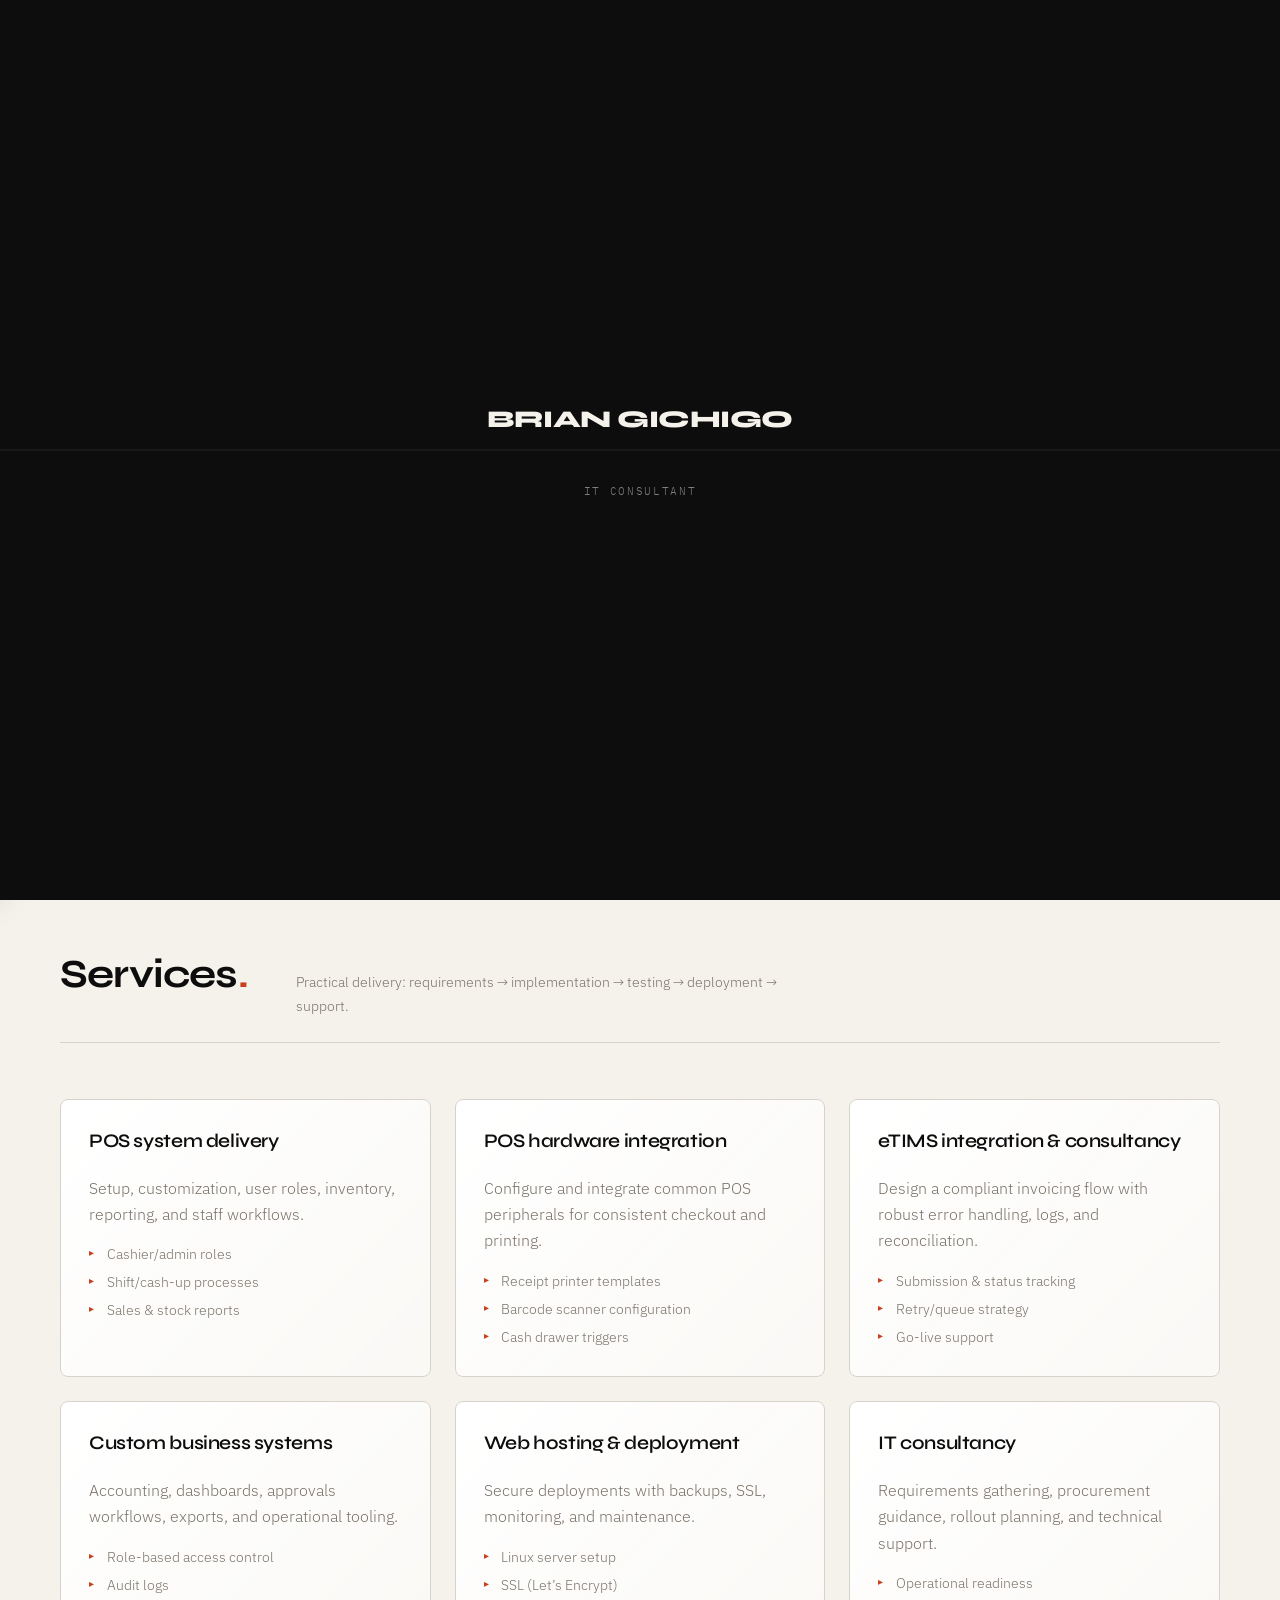
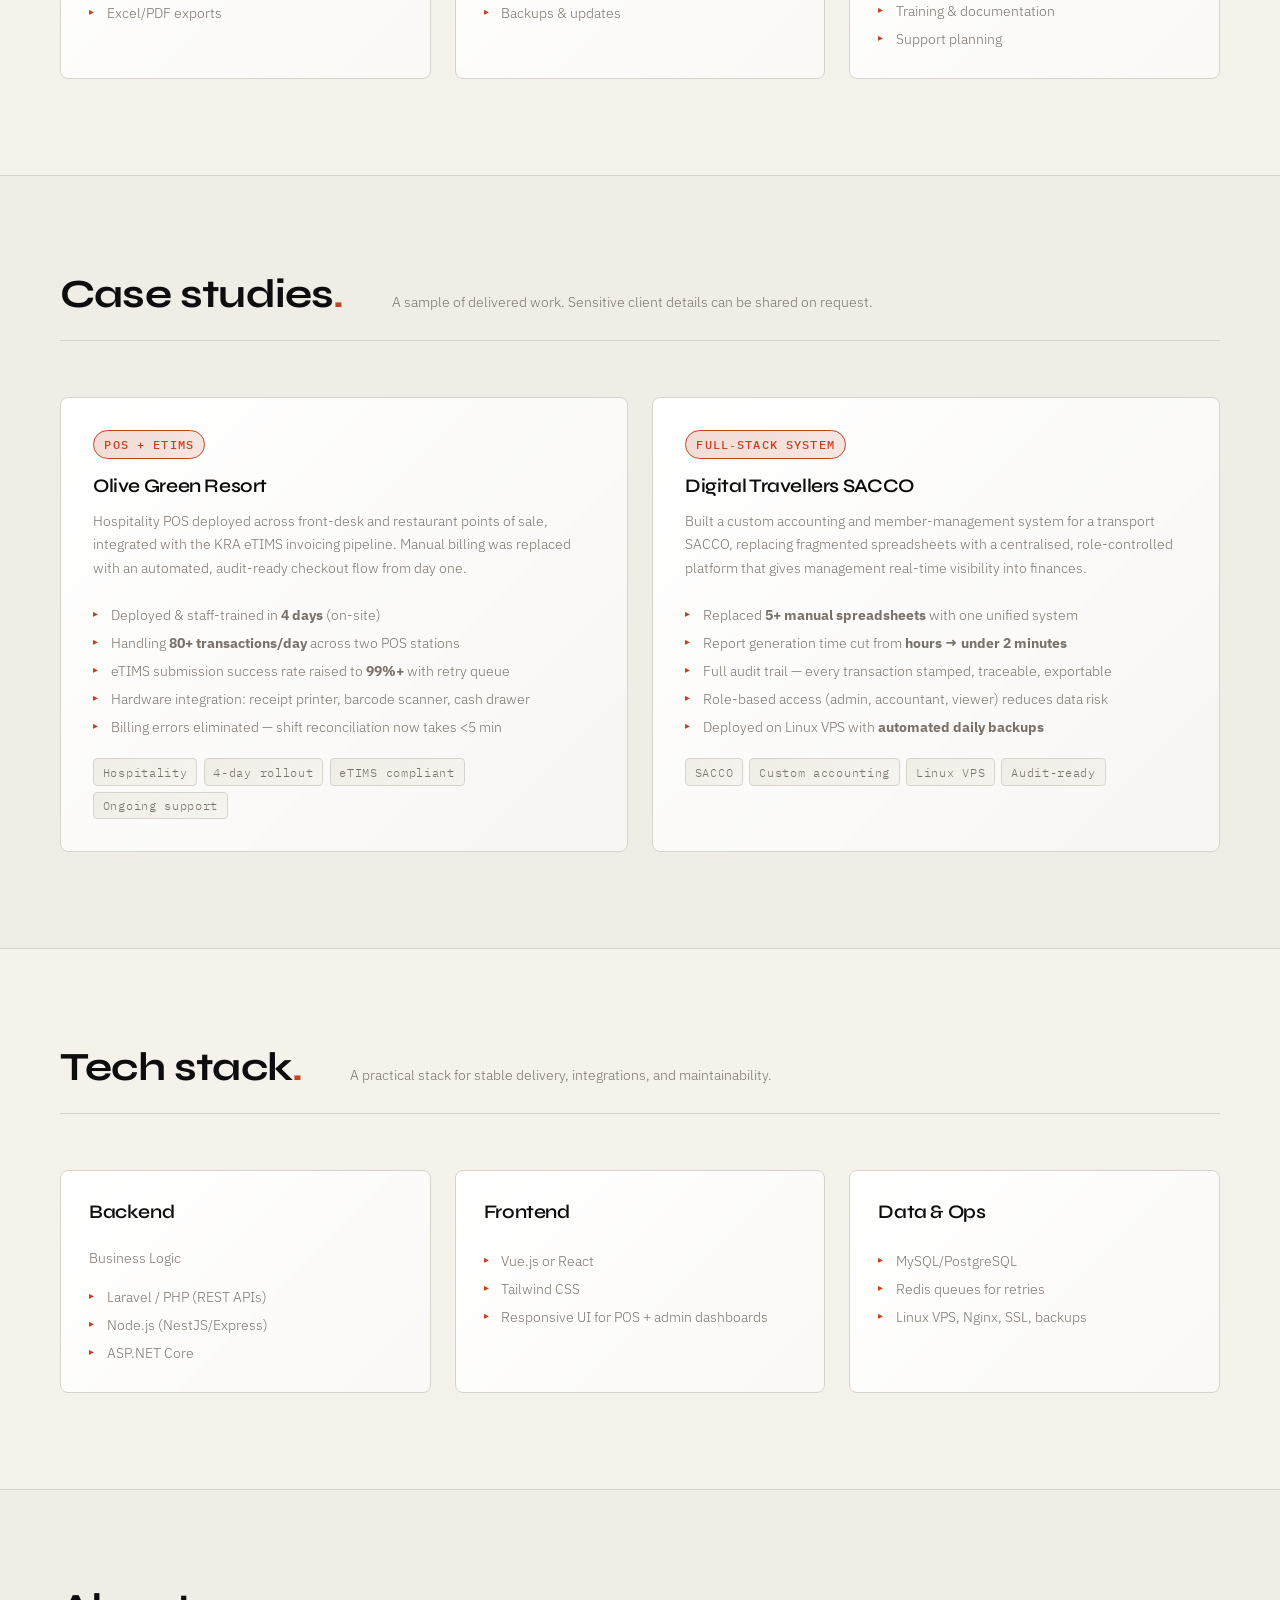
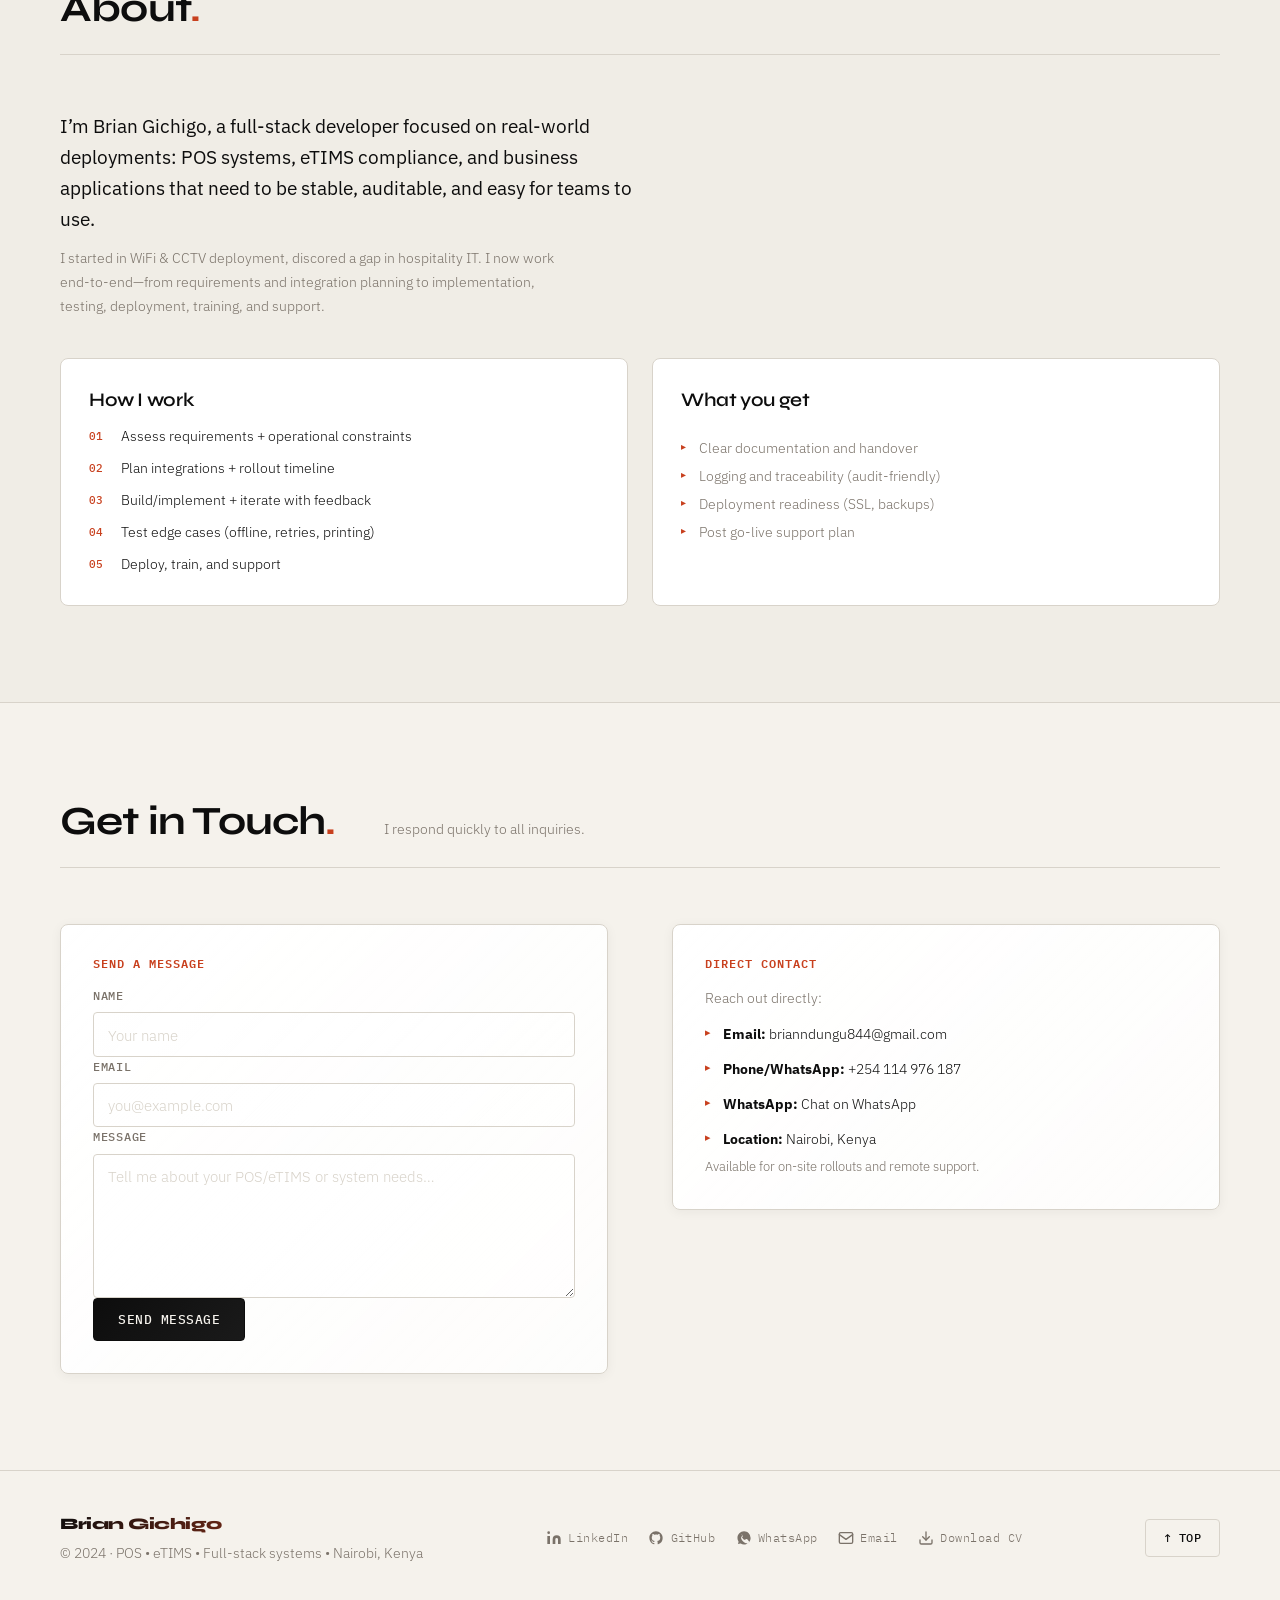
<file: index.html>
<!doctype html>

<html lang="en">

<head>

    <meta charset="utf-8" />

    <meta name="viewport" content="width=device-width, initial-scale=1" />

    <title>Brian Gichigo | IT Consultant</title>

    <meta name="description"
        content="Brian Gichigo — Tech Specialist and Full‑Stack Developer. Delivered POS/eTIMS for hospitality and accounting systems for SACCOs." />

    <link rel="stylesheet" href="styles.css" />

    <link rel="icon" href="data:," />

</head>

<body>
    <!-- ╔══════════════════════════════════════════════════════╗
     ║  Preloader — Brian Gichigo Portfolio                 ║
     ╚══════════════════════════════════════════════════════╝ -->
    <div id="preloader" class="preloader">
        <div class="preloader__half preloader__half--top"></div>
        <div class="preloader__half preloader__half--bottom"></div>
        <div class="preloader__content">
            <span class="preloader__text">BRIAN GICHIGO</span>
            <div class="preloader__line"></div>
            <span class="preloader__tag">IT Consultant</span>
        </div>
    </div>

    <!-- ╔══════════════════════════════════════════════════════╗
     ║  Accessibility Toolbar — Brian Gichigo Portfolio     ║
     ║  Paste this block right after the opening <body> tag ║
     ╚══════════════════════════════════════════════════════╝ -->

    <style>
        /* ── A11y Tab (collapsed trigger) ─────────────────── */
        #a11y-tab {
            position: fixed;
            left: 0;
            top: 50%;
            transform: translateY(-50%);
            z-index: 10000;
            background: var(--ink);
            color: var(--paper);
            border: none;
            border-radius: 0 var(--radius) var(--radius) 0;
            padding: 10px 8px;
            cursor: pointer;
            display: flex;
            flex-direction: column;
            align-items: center;
            gap: 6px;
            font-family: var(--ff-mono);
            font-size: 0.55rem;
            font-weight: 500;
            letter-spacing: 0.1em;
            text-transform: uppercase;
            writing-mode: vertical-rl;
            text-orientation: mixed;
            box-shadow: 2px 0 12px rgba(0, 0, 0, 0.15);
            transition: background 0.18s, padding 0.18s;
        }

        #a11y-tab:hover {
            background: var(--accent);
        }

        #a11y-tab:focus-visible {
            outline: 3px solid var(--accent);
            outline-offset: 2px;
        }

        #a11y-tab svg {
            writing-mode: horizontal-tb;
        }

        /* ── Panel ─────────────────────────────────────────── */
        #a11y-panel {
            position: fixed;
            left: 0;
            top: 0;
            height: 100vh;
            width: 280px;
            background: var(--surface);
            border-right: 1px solid var(--border);
            box-shadow: 4px 0 32px rgba(0, 0, 0, 0.12);
            z-index: 9999;
            display: flex;
            flex-direction: column;
            transform: translateX(-100%);
            transition: transform 0.35s cubic-bezier(0.22, 1, 0.36, 1);
            font-family: var(--ff-body);
        }

        #a11y-panel.open {
            transform: translateX(0);
        }

        /* panel header */
        .a11y-header {
            background: var(--ink);
            color: var(--paper);
            padding: 18px 20px 16px;
            display: flex;
            align-items: center;
            justify-content: space-between;
            flex-shrink: 0;
        }

        .a11y-header__left {
            display: flex;
            align-items: center;
            gap: 10px;
        }

        .a11y-header__icon {
            width: 32px;
            height: 32px;
            background: var(--accent);
            border-radius: var(--radius);
            display: flex;
            align-items: center;
            justify-content: center;
        }

        .a11y-header__title {
            font-family: var(--ff-head);
            font-weight: 700;
            font-size: 0.95rem;
            letter-spacing: -0.02em;
            line-height: 1.1;
        }

        .a11y-header__sub {
            font-family: var(--ff-mono);
            font-size: 0.6rem;
            letter-spacing: 0.1em;
            text-transform: uppercase;
            color: rgba(245, 242, 236, 0.5);
            margin-top: 1px;
        }

        .a11y-close {
            background: rgba(255, 255, 255, 0.1);
            border: none;
            border-radius: var(--radius);
            width: 30px;
            height: 30px;
            display: flex;
            align-items: center;
            justify-content: center;
            cursor: pointer;
            color: var(--paper);
            transition: background 0.15s;
        }

        .a11y-close:hover {
            background: rgba(255, 255, 255, 0.25);
        }

        .a11y-close:focus-visible {
            outline: 2px solid var(--accent);
        }

        /* scrollable body */
        .a11y-body {
            flex: 1;
            overflow-y: auto;
            padding: 16px;
            display: flex;
            flex-direction: column;
            gap: 6px;
        }

        .a11y-body::-webkit-scrollbar {
            width: 4px;
        }

        .a11y-body::-webkit-scrollbar-track {
            background: var(--alt);
        }

        .a11y-body::-webkit-scrollbar-thumb {
            background: var(--border);
            border-radius: 4px;
        }

        /* section label */
        .a11y-section-label {
            font-family: var(--ff-mono);
            font-size: 0.62rem;
            font-weight: 500;
            letter-spacing: 0.14em;
            text-transform: uppercase;
            color: var(--muted);
            padding: 10px 4px 4px;
            border-bottom: 1px solid var(--border);
            margin-bottom: 2px;
        }

        /* ── Control button ────────────────────────────────── */
        .a11y-btn {
            display: flex;
            align-items: center;
            gap: 10px;
            width: 100%;
            padding: 10px 12px;
            background: var(--alt);
            border: 1.5px solid var(--border);
            border-radius: var(--radius);
            cursor: pointer;
            font-family: var(--ff-body);
            font-size: 0.82rem;
            font-weight: 400;
            color: var(--ink);
            text-align: left;
            transition: border-color 0.15s, background 0.15s;
            position: relative;
        }

        .a11y-btn:hover {
            border-color: var(--ink);
            background: var(--surface);
        }

        .a11y-btn:focus-visible {
            outline: 2px solid var(--accent);
            outline-offset: 1px;
        }

        .a11y-btn.active {
            background: var(--ink);
            border-color: var(--ink);
            color: var(--paper);
        }

        .a11y-btn.active .a11y-btn__icon {
            color: var(--paper);
        }

        .a11y-btn.active .a11y-badge {
            background: var(--accent);
            color: #fff;
        }

        .a11y-btn__icon {
            width: 30px;
            height: 30px;
            display: flex;
            align-items: center;
            justify-content: center;
            flex-shrink: 0;
            color: var(--muted);
        }

        .a11y-btn.active .a11y-btn__icon {
            color: var(--paper);
        }

        .a11y-btn__text {
            flex: 1;
            line-height: 1.25;
        }

        .a11y-btn__label {
            font-weight: 500;
            font-size: 0.82rem;
        }

        .a11y-btn__desc {
            font-size: 0.7rem;
            color: var(--muted);
            margin-top: 1px;
        }

        .a11y-btn.active .a11y-btn__desc {
            color: rgba(245, 242, 236, 0.6);
        }

        .a11y-badge {
            font-family: var(--ff-mono);
            font-size: 0.6rem;
            font-weight: 500;
            letter-spacing: 0.06em;
            text-transform: uppercase;
            padding: 2px 6px;
            border-radius: 100px;
            background: var(--border);
            color: var(--muted);
            transition: background 0.15s, color 0.15s;
            flex-shrink: 0;
        }

        /* ── Stepper (font size / spacing) ────────────────── */
        .a11y-stepper {
            display: flex;
            align-items: center;
            border: 1.5px solid var(--border);
            border-radius: var(--radius);
            overflow: hidden;
            background: var(--alt);
        }

        .a11y-stepper__label {
            flex: 1;
            padding: 8px 12px;
            font-size: 0.82rem;
            font-weight: 500;
            color: var(--ink);
            display: flex;
            align-items: center;
            gap: 8px;
        }

        .a11y-stepper__label svg {
            color: var(--muted);
            flex-shrink: 0;
        }

        .a11y-stepper__controls {
            display: flex;
        }

        .a11y-step {
            width: 34px;
            height: 38px;
            background: none;
            border: none;
            border-left: 1px solid var(--border);
            cursor: pointer;
            font-size: 1rem;
            color: var(--ink);
            font-family: var(--ff-mono);
            transition: background 0.12s;
            display: flex;
            align-items: center;
            justify-content: center;
        }

        .a11y-step:hover {
            background: var(--surface);
        }

        .a11y-step:focus-visible {
            outline: 2px solid var(--accent);
        }

        .a11y-stepper__val {
            min-width: 36px;
            text-align: center;
            font-family: var(--ff-mono);
            font-size: 0.72rem;
            font-weight: 500;
            color: var(--accent);
            border-left: 1px solid var(--border);
            padding: 0 6px;
            display: flex;
            align-items: center;
            justify-content: center;
            height: 38px;
        }

        /* ── Footer / Reset ────────────────────────────────── */
        .a11y-footer {
            padding: 14px 16px;
            border-top: 1px solid var(--border);
            flex-shrink: 0;
        }

        .a11y-reset {
            display: flex;
            align-items: center;
            justify-content: center;
            gap: 6px;
            width: 100%;
            padding: 9px;
            background: none;
            border: 1.5px solid var(--border);
            border-radius: var(--radius);
            font-family: var(--ff-mono);
            font-size: 0.72rem;
            font-weight: 500;
            letter-spacing: 0.08em;
            text-transform: uppercase;
            color: var(--muted);
            cursor: pointer;
            transition: border-color 0.15s, color 0.15s, background 0.15s;
        }

        .a11y-reset:hover {
            border-color: var(--accent);
            color: var(--accent);
            background: var(--accent-lt);
        }

        .a11y-reset:focus-visible {
            outline: 2px solid var(--accent);
        }

        /* ── Active feature styles applied to <html> ──────── */

        /* High contrast */
        html.a11y-contrast {
            filter: contrast(1.5) saturate(0.8);
        }

        /* Invert (dark mode) */
        html.a11y-invert {
            filter: invert(1) hue-rotate(180deg);
        }

        html.a11y-invert img,
        html.a11y-invert video,
        html.a11y-invert svg {
            filter: invert(1) hue-rotate(180deg);
        }

        /* Grayscale */
        html.a11y-grayscale {
            filter: grayscale(1);
        }

        /* Dyslexia font */
        html.a11y-dyslexia * {
            font-family: 'OpenDyslexic', 'Comic Sans MS', cursive !important;
            letter-spacing: 0.05em !important;
            word-spacing: 0.18em !important;
        }

        /* Large cursor */
        html.a11y-cursor,
        html.a11y-cursor * {
cursor: url("data:image/svg+xml,%3Csvg xmlns='http://www.w3.org/2000/svg' width='32' height='32' viewBox='0 0 32 32'%3E%3Cpath d='M6 2l20 12-9 1-5 9z' fill='%230d0d0d' stroke='white' stroke-width='2'/%3E%3C/svg%3E") 4 4, auto;
        }

        /* Link highlight */
        html.a11y-links a {
            background: #fff176 !important;
            color: #000 !important;
            text-decoration: underline !important;
            outline: 2px solid #f9a825;
            border-radius: 2px;
        }

        /* Reading guide */
        #a11y-reading-guide {
            display: none;
            position: fixed;
            left: 0;
            width: 100%;
            height: 36px;
            background: rgba(200, 64, 30, 0.12);
            border-top: 2px solid rgba(200, 64, 30, 0.5);
            border-bottom: 2px solid rgba(200, 64, 30, 0.5);
            pointer-events: none;
            z-index: 8888;
            transition: top 0.05s linear;
        }

        html.a11y-guide #a11y-reading-guide {
            display: block;
        }

        /* Focus indicator */
        html.a11y-focus *:focus {
            outline: 3px solid var(--accent) !important;
            outline-offset: 3px !important;
            box-shadow: 0 0 0 6px rgba(200, 64, 30, 0.15) !important;
        }

        /* Animations off */
        html.a11y-noanimation *,
        html.a11y-noanimation *::before,
        html.a11y-noanimation *::after {
            animation-duration: 0.001ms !important;
            animation-iteration-count: 1 !important;
            transition-duration: 0.001ms !important;
        }

        /* Text spacing */
        html.a11y-spacing {
            --a11y-ls: 0.12em;
            --a11y-lh: 2;
            --a11y-ws: 0.25em;
        }

        html.a11y-spacing p,
        html.a11y-spacing li,
        html.a11y-spacing span,
        html.a11y-spacing label {
            letter-spacing: var(--a11y-ls) !important;
            line-height: var(--a11y-lh) !important;
            word-spacing: var(--a11y-ws) !important;
        }

        /* Skip to content link */
        #a11y-skip {
            position: fixed;
            top: -60px;
            left: 16px;
            background: var(--ink);
            color: var(--paper);
            font-family: var(--ff-mono);
            font-size: 0.78rem;
            letter-spacing: 0.06em;
            text-transform: uppercase;
            padding: 10px 18px;
            border-radius: var(--radius);
            text-decoration: none;
            z-index: 99999;
            transition: top 0.2s;
            border: 1.5px solid var(--border);
        }

        #a11y-skip:focus {
            top: 16px;
        }

        /* Overlay backdrop when panel open on mobile */
        #a11y-backdrop {
            display: none;
            position: fixed;
            inset: 0;
            background: rgba(13, 13, 13, 0.4);
            z-index: 9998;
            backdrop-filter: blur(2px);
        }

        #a11y-backdrop.open {
            display: block;
        }

        @media (max-width: 480px) {
            #a11y-panel {
                width: 100%;
            }
        }
    </style>

    <!-- Skip to main content (keyboard users) -->
    <a id="a11y-skip" href="#top">Skip to main content</a>

    <!-- Reading guide overlay -->
    <div id="a11y-reading-guide" aria-hidden="true"></div>

    <!-- Backdrop -->
    <div id="a11y-backdrop" aria-hidden="true"></div>

    <!-- Tab trigger -->
    <button id="a11y-tab" aria-label="Open accessibility toolbar" aria-expanded="false" aria-controls="a11y-panel">
        <svg width="18" height="18" viewBox="0 0 24 24" fill="none" stroke="currentColor" stroke-width="2"
            stroke-linecap="round" stroke-linejoin="round" aria-hidden="true">
            <circle cx="12" cy="8" r="2.5" />
            <path d="M6 20v-4a6 6 0 0112 0v4" />
            <path d="M9 20l1-4 2 2 2-2 1 4" />
        </svg>
        <span>A11y</span>
    </button>

    <!-- Panel -->
    <aside id="a11y-panel" role="complementary" aria-label="Accessibility options" aria-hidden="true">

        <!-- Header -->
        <div class="a11y-header">
            <div class="a11y-header__left">
                <div class="a11y-header__icon" aria-hidden="true">
                    <svg width="16" height="16" viewBox="0 0 24 24" fill="none" stroke="white" stroke-width="2.5"
                        stroke-linecap="round" stroke-linejoin="round">
                        <circle cx="12" cy="8" r="2.5" />
                        <path d="M6 20v-4a6 6 0 0112 0v4" />
                        <path d="M9 20l1-4 2 2 2-2 1 4" />
                    </svg>
                </div>
                <div>
                    <p class="a11y-header__title">Accessibility</p>
                    <p class="a11y-header__sub">Adjust to your needs</p>
                </div>
            </div>
            <button class="a11y-close" id="a11yClose" aria-label="Close accessibility toolbar">
                <svg width="14" height="14" viewBox="0 0 24 24" fill="none" stroke="currentColor" stroke-width="2.5"
                    stroke-linecap="round">
                    <path d="M18 6L6 18M6 6l12 12" />
                </svg>
            </button>
        </div>

        <!-- Body -->
        <div class="a11y-body" id="a11yBody">

            <!-- VISION -->
            <p class="a11y-section-label">Vision</p>

            <button class="a11y-btn" data-feature="contrast" aria-pressed="false">
                <span class="a11y-btn__icon">
                    <svg width="18" height="18" viewBox="0 0 24 24" fill="none" stroke="currentColor" stroke-width="2"
                        stroke-linecap="round" stroke-linejoin="round">
                        <circle cx="12" cy="12" r="9" />
                        <path d="M12 3v18" />
                        <path d="M12 3a9 9 0 010 18z" />
                    </svg>
                </span>
                <span class="a11y-btn__text">
                    <span class="a11y-btn__label">High Contrast</span>
                    <span class="a11y-btn__desc">Sharpen colour differences</span>
                </span>
                <span class="a11y-badge">Off</span>
            </button>

            <button class="a11y-btn" data-feature="invert" aria-pressed="false">
                <span class="a11y-btn__icon">
                    <svg width="18" height="18" viewBox="0 0 24 24" fill="none" stroke="currentColor" stroke-width="2"
                        stroke-linecap="round" stroke-linejoin="round">
                        <path d="M12 2v20M2 12h20" />
                        <path d="M12 2a10 10 0 010 20z" />
                    </svg>
                </span>
                <span class="a11y-btn__text">
                    <span class="a11y-btn__label">Dark Mode</span>
                    <span class="a11y-btn__desc">Invert page colours</span>
                </span>
                <span class="a11y-badge">Off</span>
            </button>

            <button class="a11y-btn" data-feature="grayscale" aria-pressed="false">
                <span class="a11y-btn__icon">
                    <svg width="18" height="18" viewBox="0 0 24 24" fill="none" stroke="currentColor" stroke-width="2"
                        stroke-linecap="round" stroke-linejoin="round">
                        <circle cx="12" cy="12" r="9" />
                        <path d="M9 9h6v6H9z" />
                    </svg>
                </span>
                <span class="a11y-btn__text">
                    <span class="a11y-btn__label">Grayscale</span>
                    <span class="a11y-btn__desc">Remove all colour</span>
                </span>
                <span class="a11y-badge">Off</span>
            </button>

            <!-- Font size stepper -->
            <div class="a11y-stepper" role="group" aria-label="Font size">
                <div class="a11y-stepper__label">
                    <svg width="16" height="16" viewBox="0 0 24 24" fill="none" stroke="currentColor" stroke-width="2"
                        stroke-linecap="round" stroke-linejoin="round" aria-hidden="true">
                        <polyline points="4 7 4 4 20 4 20 7" />
                        <line x1="9" y1="20" x2="15" y2="20" />
                        <line x1="12" y1="4" x2="12" y2="20" />
                    </svg>
                    Font Size
                </div>
                <div class="a11y-stepper__controls">
                    <button class="a11y-step" id="fontDown" aria-label="Decrease font size">−</button>
                    <div class="a11y-stepper__val" id="fontVal" aria-live="polite">100%</div>
                    <button class="a11y-step" id="fontUp" aria-label="Increase font size">+</button>
                </div>
            </div>

            <!-- READING -->
            <p class="a11y-section-label">Reading</p>

            <button class="a11y-btn" data-feature="dyslexia" aria-pressed="false">
                <span class="a11y-btn__icon">
                    <svg width="18" height="18" viewBox="0 0 24 24" fill="none" stroke="currentColor" stroke-width="2"
                        stroke-linecap="round" stroke-linejoin="round">
                        <path d="M4 6h16M4 10h16M4 14h10" />
                    </svg>
                </span>
                <span class="a11y-btn__text">
                    <span class="a11y-btn__label">Dyslexia Font</span>
                    <span class="a11y-btn__desc">Easier-to-read typeface</span>
                </span>
                <span class="a11y-badge">Off</span>
            </button>

            <button class="a11y-btn" data-feature="spacing" aria-pressed="false">
                <span class="a11y-btn__icon">
                    <svg width="18" height="18" viewBox="0 0 24 24" fill="none" stroke="currentColor" stroke-width="2"
                        stroke-linecap="round" stroke-linejoin="round">
                        <line x1="21" y1="10" x2="3" y2="10" />
                        <line x1="21" y1="6" x2="3" y2="6" />
                        <line x1="21" y1="14" x2="3" y2="14" />
                        <line x1="21" y1="18" x2="3" y2="18" />
                    </svg>
                </span>
                <span class="a11y-btn__text">
                    <span class="a11y-btn__label">Text Spacing</span>
                    <span class="a11y-btn__desc">Increase letter &amp; line spacing</span>
                </span>
                <span class="a11y-badge">Off</span>
            </button>

            <button class="a11y-btn" data-feature="guide" aria-pressed="false">
                <span class="a11y-btn__icon">
                    <svg width="18" height="18" viewBox="0 0 24 24" fill="none" stroke="currentColor" stroke-width="2"
                        stroke-linecap="round" stroke-linejoin="round">
                        <line x1="3" y1="12" x2="21" y2="12" />
                        <polyline points="8 8 3 12 8 16" />
                        <polyline points="16 8 21 12 16 16" />
                    </svg>
                </span>
                <span class="a11y-btn__text">
                    <span class="a11y-btn__label">Reading Guide</span>
                    <span class="a11y-btn__desc">Line follows your cursor</span>
                </span>
                <span class="a11y-badge">Off</span>
            </button>

            <!-- Line height stepper -->
            <div class="a11y-stepper" role="group" aria-label="Line height">
                <div class="a11y-stepper__label">
                    <svg width="16" height="16" viewBox="0 0 24 24" fill="none" stroke="currentColor" stroke-width="2"
                        stroke-linecap="round" stroke-linejoin="round" aria-hidden="true">
                        <line x1="3" y1="6" x2="21" y2="6" />
                        <line x1="3" y1="12" x2="21" y2="12" />
                        <line x1="3" y1="18" x2="21" y2="18" />
                    </svg>
                    Line Height
                </div>
                <div class="a11y-stepper__controls">
                    <button class="a11y-step" id="lineDown" aria-label="Decrease line height">−</button>
                    <div class="a11y-stepper__val" id="lineVal" aria-live="polite">1.65</div>
                    <button class="a11y-step" id="lineUp" aria-label="Increase line height">+</button>
                </div>
            </div>

            <!-- NAVIGATION -->
            <p class="a11y-section-label">Navigation</p>

            <button class="a11y-btn" data-feature="links" aria-pressed="false">
                <span class="a11y-btn__icon">
                    <svg width="18" height="18" viewBox="0 0 24 24" fill="none" stroke="currentColor" stroke-width="2"
                        stroke-linecap="round" stroke-linejoin="round">
                        <path d="M10 13a5 5 0 007.54.54l3-3a5 5 0 00-7.07-7.07l-1.72 1.71" />
                        <path d="M14 11a5 5 0 00-7.54-.54l-3 3a5 5 0 007.07 7.07l1.71-1.71" />
                    </svg>
                </span>
                <span class="a11y-btn__text">
                    <span class="a11y-btn__label">Highlight Links</span>
                    <span class="a11y-btn__desc">Make all links visible</span>
                </span>
                <span class="a11y-badge">Off</span>
            </button>

            <button class="a11y-btn" data-feature="focus" aria-pressed="false">
                <span class="a11y-btn__icon">
                    <svg width="18" height="18" viewBox="0 0 24 24" fill="none" stroke="currentColor" stroke-width="2"
                        stroke-linecap="round" stroke-linejoin="round">
                        <circle cx="12" cy="12" r="3" />
                        <path d="M3 12h3M18 12h3M12 3v3M12 18v3" />
                    </svg>
                </span>
                <span class="a11y-btn__text">
                    <span class="a11y-btn__label">Focus Indicator</span>
                    <span class="a11y-btn__desc">Bold keyboard focus ring</span>
                </span>
                <span class="a11y-badge">Off</span>
            </button>

            <button class="a11y-btn" data-feature="cursor" aria-pressed="false">
                <span class="a11y-btn__icon">
                    <svg width="18" height="18" viewBox="0 0 24 24" fill="none" stroke="currentColor" stroke-width="2"
                        stroke-linecap="round" stroke-linejoin="round">
                        <path d="M5 3l14 9-7 1-3 7z" />
                    </svg>
                </span>
                <span class="a11y-btn__text">
                    <span class="a11y-btn__label">Large Cursor</span>
                    <span class="a11y-btn__desc">Bigger mouse pointer</span>
                </span>
                <span class="a11y-badge">Off</span>
            </button>

            <button class="a11y-btn" data-feature="noanimation" aria-pressed="false">
                <span class="a11y-btn__icon">
                    <svg width="18" height="18" viewBox="0 0 24 24" fill="none" stroke="currentColor" stroke-width="2"
                        stroke-linecap="round" stroke-linejoin="round">
                        <circle cx="12" cy="12" r="9" />
                        <line x1="9" y1="9" x2="15" y2="15" />
                        <line x1="15" y1="9" x2="9" y2="15" />
                    </svg>
                </span>
                <span class="a11y-btn__text">
                    <span class="a11y-btn__label">Stop Animations</span>
                    <span class="a11y-btn__desc">For motion sensitivity</span>
                </span>
                <span class="a11y-badge">Off</span>
            </button>

        </div><!-- /a11y-body -->

        <!-- Footer -->
        <div class="a11y-footer">
            <button class="a11y-reset" id="a11yReset" aria-label="Reset all accessibility settings">
                <svg width="13" height="13" viewBox="0 0 24 24" fill="none" stroke="currentColor" stroke-width="2.5"
                    stroke-linecap="round" stroke-linejoin="round" aria-hidden="true">
                    <path d="M3 12a9 9 0 109-9 9.75 9.75 0 00-6.74 2.74L3 8" />
                    <path d="M3 3v5h5" />
                </svg>
                Reset all settings
            </button>
        </div>

    </aside>

    <script>
        (function () {
            'use strict';

            /* ── Elements ─────────────────────────────────────── */
            const panel = document.getElementById('a11y-panel');
            const tab = document.getElementById('a11y-tab');
            const closeBtn = document.getElementById('a11yClose');
            const backdrop = document.getElementById('a11y-backdrop');
            const resetBtn = document.getElementById('a11yReset');
            const guide = document.getElementById('a11y-reading-guide');
            const html = document.documentElement;

            /* ── State ────────────────────────────────────────── */
            const DEFAULTS = { fontSize: 100, lineHeight: 1.65 };
            let state = loadState();

            /* ── Panel open/close ─────────────────────────────── */
            function openPanel() {
                panel.classList.add('open');
                backdrop.classList.add('open');
                panel.setAttribute('aria-hidden', 'false');
                tab.setAttribute('aria-expanded', 'true');
                closeBtn.focus();
            }

            function closePanel() {
                panel.classList.remove('open');
                backdrop.classList.remove('open');
                panel.setAttribute('aria-hidden', 'true');
                tab.setAttribute('aria-expanded', 'false');
                tab.focus();
            }

            tab.addEventListener('click', () =>
                panel.classList.contains('open') ? closePanel() : openPanel()
            );
            closeBtn.addEventListener('click', closePanel);
            backdrop.addEventListener('click', closePanel);
            document.addEventListener('keydown', e => {
                if (e.key === 'Escape') closePanel();
            });

            /* ── Toggle features ──────────────────────────────── */
            document.querySelectorAll('.a11y-btn[data-feature]').forEach(btn => {
                btn.addEventListener('click', () => {
                    const feature = btn.dataset.feature;
                    const isOn = html.classList.toggle('a11y-' + feature);
                    btn.classList.toggle('active', isOn);
                    btn.setAttribute('aria-pressed', String(isOn));
                    btn.querySelector('.a11y-badge').textContent = isOn ? 'On' : 'Off';
                    state[feature] = isOn;
                    saveState();
                });
            });

            /* ── Font size stepper ────────────────────────────── */
            const fontVal = document.getElementById('fontVal');
            document.getElementById('fontUp').addEventListener('click', () => {
                if (state.fontSize >= 150) return;
                state.fontSize += 10;
                applyFontSize();
            });
            document.getElementById('fontDown').addEventListener('click', () => {
                if (state.fontSize <= 70) return;
                state.fontSize -= 10;
                applyFontSize();
            });
            function applyFontSize() {
                html.style.fontSize = (state.fontSize / 100) + 'rem';
                fontVal.textContent = state.fontSize + '%';
                saveState();
            }

            /* ── Line height stepper ──────────────────────────── */
            const lineVal = document.getElementById('lineVal');
            document.getElementById('lineUp').addEventListener('click', () => {
                if (state.lineHeight >= 3) return;
                state.lineHeight = Math.round((state.lineHeight + 0.25) * 100) / 100;
                applyLineHeight();
            });
            document.getElementById('lineDown').addEventListener('click', () => {
                if (state.lineHeight <= 1) return;
                state.lineHeight = Math.round((state.lineHeight - 0.25) * 100) / 100;
                applyLineHeight();
            });
            function applyLineHeight() {
                document.body.style.lineHeight = state.lineHeight;
                lineVal.textContent = state.lineHeight.toFixed(2);
                saveState();
            }

            /* ── Reading guide ────────────────────────────────── */
            document.addEventListener('mousemove', e => {
                if (!html.classList.contains('a11y-guide')) return;
                guide.style.top = (e.clientY - 18) + 'px';
            });

            /* ── Reset ────────────────────────────────────────── */
            resetBtn.addEventListener('click', () => {
                // Remove all feature classes
                ['contrast', 'invert', 'grayscale', 'dyslexia', 'spacing',
                    'guide', 'links', 'focus', 'cursor', 'noanimation'].forEach(f => {
                        html.classList.remove('a11y-' + f);
                    });
                // Reset font + line
                html.style.fontSize = '';
                document.body.style.lineHeight = '';
                // Reset buttons
                document.querySelectorAll('.a11y-btn[data-feature]').forEach(btn => {
                    btn.classList.remove('active');
                    btn.setAttribute('aria-pressed', 'false');
                    btn.querySelector('.a11y-badge').textContent = 'Off';
                });
                fontVal.textContent = '100%';
                lineVal.textContent = '1.65';
                state = { ...DEFAULTS };
                saveState();
            });

            /* ── Persist to localStorage ──────────────────────── */
            function saveState() {
                try { localStorage.setItem('a11y-prefs', JSON.stringify(state)); } catch (e) { }
            }

            function loadState() {
                try {
                    const saved = JSON.parse(localStorage.getItem('a11y-prefs') || '{}');
                    return { ...DEFAULTS, ...saved };
                } catch (e) { return { ...DEFAULTS }; }
            }

            /* ── Restore saved state on load ─────────────────── */
            function restoreState() {
                const features = ['contrast', 'invert', 'grayscale', 'dyslexia', 'spacing',
                    'guide', 'links', 'focus', 'cursor', 'noanimation'];
                features.forEach(f => {
                    if (!state[f]) return;
                    html.classList.add('a11y-' + f);
                    const btn = document.querySelector(`.a11y-btn[data-feature="${f}"]`);
                    if (btn) {
                        btn.classList.add('active');
                        btn.setAttribute('aria-pressed', 'true');
                        btn.querySelector('.a11y-badge').textContent = 'On';
                    }
                });
                if (state.fontSize !== DEFAULTS.fontSize) applyFontSize();
                if (state.lineHeight !== DEFAULTS.lineHeight) applyLineHeight();
            }

            restoreState();

            /* ── Respect OS prefers-reduced-motion ───────────── */
            if (window.matchMedia('(prefers-reduced-motion: reduce)').matches) {
                html.classList.add('a11y-noanimation');
                const btn = document.querySelector('.a11y-btn[data-feature="noanimation"]');
                if (btn) {
                    btn.classList.add('active');
                    btn.setAttribute('aria-pressed', 'true');
                    btn.querySelector('.a11y-badge').textContent = 'On';
                }
            }

        })();
    </script>

    <header class="header">

        <nav class="nav container">

            <a class="brand" href="#top" aria-label="Home">
                <img src="brian-avatar.png" alt="Brian Gichigo profile avatar" class="brand__avatar" width="36" height="36" decoding="async">
                <span class="brand__text">Brian Gichigo</span>
            </a>

            <button class="nav__toggle" id="navToggle" aria-label="Toggle menu" aria-expanded="false">

            </button>

            <div class="nav__links" id="navLinks">

                <a href="#services">Services</a>

                <a href="#work">Case Studies</a>

                <a href="#stack">Tech Stack</a>

                <a href="#about">About</a>

                <a class="btn btn--sm" href="#contact">Contact</a>

            </div>

        </nav>

    </header>

    <main id="top">

        <section class="hero">

            <div class="container hero__grid">

                <div class="hero__content">

                    <p class="kicker">IT Consultant • Full‑stack systems</p>

                    <h1>POS Hardware Integration, POS Software Integration, Full-Stack Developer.</h1>

                    <p class="lead">

                        I build reliable business systems for hospitality and SMEs—POS deployments, POS hardware
                        integration,

                        and eTIMS-compliant invoicing workflows, plus custom accounting and reporting systems.

                    </p>

                    <div class="hero__cta">

                        <a class="btn" href="#work">View case studies</a>

                        <a class="btn btn--ghost" href="#contact">Get in touch</a>

                    </div>

                    <div class="proof">

                        <div class="proof__item">

                            <p class="proof__label">Specialty</p>

                            <p class="proof__value">POS + eTIMS integrations</p>

                        </div>

                        <div class="proof__item">

                            <p class="proof__label">Delivered</p>

                            <p class="proof__value">Olive Green Resort (POS/eTIMS)</p>

                        </div>

                        <div class="proof__item">

                            <p class="proof__label">Delivered</p>

                            <p class="proof__value">Digital Travellers SACCO (Accounting)</p>

                        </div>

                    </div>

                </div>

                <div class="hero__card">

                    <div class="card">

                        <h2 class="card__title">Quick highlights</h2>

                        <ul class="list">

                            <li>POS setup & customization for real operations</li>

                            <li>Receipt printers, barcode scanners, cash drawers integration</li>

                            <li>eTIMS consultancy, integration, testing & go‑live support</li>

                            <li>Hosting, deployment, backups, and maintenance</li>

                        </ul>

                        <div class="card__actions" style="flex-wrap: wrap;">

                            <a class="btn btn--sm" href="#contact">Request a quote</a>

                            <a class="btn btn--sm btn--ghost" href="#services">Explore services</a>

                            <a class="btn btn--sm btn--ghost" href="BRIAN-GICHIGO-cv.pdf"
                                download="BRIAN-GICHIGO-cv.pdf" title="Download BRIAN GICHIGO CV">
                                <svg width="14" height="14" viewBox="0 0 24 24" fill="none" stroke="currentColor"
                                    stroke-width="2" stroke-linecap="round" stroke-linejoin="round" aria-hidden="true">
                                    <path d="M21 15v4a2 2 0 01-2 2H5a2 2 0 01-2-2v-4" />
                                    <polyline points="7 10 12 15 17 10" />
                                    <line x1="12" y1="15" x2="12" y2="3" />
                                </svg>
                                CV
                            </a>

                        </div>

                        <p class="muted">Based in Nairobi, Kenya. Available for on‑site rollout and remote support.</p>

                    </div>

                </div>

            </div>

        </section>

        <section id="services" class="section">

            <div class="container">

                <div class="section__head">

                    <h2>Services</h2>

                    <p class="muted">Practical delivery: requirements → implementation → testing → deployment → support.
                    </p>

                </div>

                <div class="grid grid--3">

                    <article class="tile">

                        <h3>POS system delivery</h3>

                        <p>Setup, customization, user roles, inventory, reporting, and staff workflows.</p>

                        <ul class="bullets">

                            <li>Cashier/admin roles</li>

                            <li>Shift/cash-up processes</li>

                            <li>Sales & stock reports</li>

                        </ul>

                    </article>

                    <article class="tile">

                        <h3>POS hardware integration</h3>

                        <p>Configure and integrate common POS peripherals for consistent checkout and printing.</p>

                        <ul class="bullets">

                            <li>Receipt printer templates</li>

                            <li>Barcode scanner configuration</li>

                            <li>Cash drawer triggers</li>

                        </ul>

                    </article>

                    <article class="tile">

                        <h3>eTIMS integration & consultancy</h3>

                        <p>Design a compliant invoicing flow with robust error handling, logs, and reconciliation.</p>

                        <ul class="bullets">

                            <li>Submission & status tracking</li>

                            <li>Retry/queue strategy</li>

                            <li>Go-live support</li>

                        </ul>

                    </article>

                    <article class="tile">

                        <h3>Custom business systems</h3>

                        <p>Accounting, dashboards, approvals workflows, exports, and operational tooling.</p>

                        <ul class="bullets">

                            <li>Role-based access control</li>

                            <li>Audit logs</li>

                            <li>Excel/PDF exports</li>

                        </ul>

                    </article>

                    <article class="tile">

                        <h3>Web hosting & deployment</h3>

                        <p>Secure deployments with backups, SSL, monitoring, and maintenance.</p>

                        <ul class="bullets">

                            <li>Linux server setup</li>

                            <li>SSL (Let’s Encrypt)</li>

                            <li>Backups & updates</li>

                        </ul>

                    </article>

                    <article class="tile">

                        <h3>IT consultancy</h3>

                        <p>Requirements gathering, procurement guidance, rollout planning, and technical support.</p>

                        <ul class="bullets">

                            <li>Operational readiness</li>

                            <li>Training & documentation</li>

                            <li>Support planning</li>

                        </ul>

                    </article>

                </div>

            </div>

        </section>

        <section id="work" class="section section--alt">

            <div class="container">

                <div class="section__head">

                    <h2>Case studies</h2>

                    <p class="muted">A sample of delivered work. Sensitive client details can be shared on request.</p>

                </div>

                <div class="grid grid--2">

                    <article class="case">

                        <div class="case__tag">POS + eTIMS</div>

                        <h3>Olive Green Resort</h3>

                        <p>
                            Hospitality POS deployed across front-desk and restaurant points of sale, integrated
                            with the KRA eTIMS invoicing pipeline. Manual billing was replaced with
                            an automated, audit-ready checkout flow from day one.
                        </p>

                        <ul class="bullets">

                            <li>Deployed &amp; staff-trained in <strong>4 days</strong> (on-site)</li>

                            <li>Handling <strong>80+ transactions/day</strong> across two POS stations</li>

                            <li>eTIMS submission success rate raised to <strong>99%+</strong> with retry queue</li>

                            <li>Hardware integration: receipt printer, barcode scanner, cash drawer</li>

                            <li>Billing errors eliminated — shift reconciliation now takes &lt;5 min</li>

                        </ul>

                        <div class="case__meta">

                            <span>Hospitality</span>

                            <span>4-day rollout</span>

                            <span>eTIMS compliant</span>

                            <span>Ongoing support</span>

                        </div>

                    </article>

                    <article class="case">

                        <div class="case__tag">Full‑stack system</div>

                        <h3>Digital Travellers SACCO</h3>

                        <p>
                            Built a custom accounting and member-management system for a transport SACCO,
                            replacing fragmented spreadsheets with a centralised, role-controlled platform
                            that gives management real-time visibility into finances.
                        </p>

                        <ul class="bullets">

                            <li>Replaced <strong>5+ manual spreadsheets</strong> with one unified system</li>

                            <li>Report generation time cut from <strong>hours → under 2 minutes</strong></li>

                            <li>Full audit trail — every transaction stamped, traceable, exportable</li>

                            <li>Role-based access (admin, accountant, viewer) reduces data risk</li>

                            <li>Deployed on Linux VPS with <strong>automated daily backups</strong></li>

                        </ul>

                        <div class="case__meta">

                            <span>SACCO</span>

                            <span>Custom accounting</span>

                            <span>Linux VPS</span>

                            <span>Audit-ready</span>

                        </div>

                    </article>

                </div>

            </div>

        </section>

        <section id="stack" class="section">

            <div class="container">

                <div class="section__head">

                    <h2>Tech stack</h2>

                    <p class="muted">A practical stack for stable delivery, integrations, and maintainability.</p>

                </div>

                <div class="grid grid--3">

                    <div class="tile">

                        <h3>Backend</h3>

                        <p class="muted">Business Logic</p>

                        <ul class="bullets">

                            <li>Laravel / PHP (REST APIs)</li>

                            <li>Node.js (NestJS/Express)</li>

                            <li>ASP.NET Core</li>

                        </ul>

                    </div>

                    <div class="tile">

                        <h3>Frontend</h3>

                        <ul class="bullets">

                            <li>Vue.js or React</li>

                            <li>Tailwind CSS</li>

                            <li>Responsive UI for POS + admin dashboards</li>

                        </ul>

                    </div>

                    <div class="tile">

                        <h3>Data & Ops</h3>

                        <ul class="bullets">

                            <li>MySQL/PostgreSQL</li>

                            <li>Redis queues for retries</li>

                            <li>Linux VPS, Nginx, SSL, backups</li>

                        </ul>

                    </div>

                </div>

            </div>

        </section>

        <section id="about" class="section section--alt">

            <div class="container">

                <div class="section__head">

                    <h2>About</h2>

                </div>

                <div class="about">

                    <p class="lead">

                        I’m Brian Gichigo, a full‑stack developer focused on real‑world deployments: POS systems, eTIMS
                        compliance,

                        and business applications that need to be stable, auditable, and easy for teams to use.

                    </p>

                    <p class="muted">

                        I started in WiFi & CCTV deployment, discored a gap in hospitality IT. I now work
                        end‑to‑end—from requirements and integration planning to implementation, testing,
                        deployment, training, and support.

                    </p>

                    <div class="about__points">

                        <div class="tile">

                            <h3>How I work</h3>

                            <ol class="steps">

                                <li>Assess requirements + operational constraints</li>

                                <li>Plan integrations + rollout timeline</li>

                                <li>Build/implement + iterate with feedback</li>

                                <li>Test edge cases (offline, retries, printing)</li>

                                <li>Deploy, train, and support</li>

                            </ol>

                        </div>

                        <div class="tile">

                            <h3>What you get</h3>

                            <ul class="bullets">

                                <li>Clear documentation and handover</li>

                                <li>Logging and traceability (audit-friendly)</li>

                                <li>Deployment readiness (SSL, backups)</li>

                                <li>Post go‑live support plan</li>

                            </ul>

                        </div>

                    </div>

                </div>

            </div>

        </section>

       <section id="contact" class="section">
    <div class="container">
        <div class="section__head">
            <h2>Get in Touch</h2>
            <p class="muted">I respond quickly to all inquiries.</p>
        </div>

        <div class="contact">
            <!-- Contact Form -->
            <div class="card">
                <h3>Send a Message</h3>
                <form id="contactForm" onsubmit="handleContact(event)">
                    <label>
                        Name
                        <input name="name" id="contactName" required placeholder="Your name" />
                    </label>

                    <label>
                        Email
                        <input type="email" name="email" id="contactEmail" required
                            placeholder="you@example.com" />
                    </label>

                    <label>
                        Message
                        <textarea name="message" id="contactMessage" rows="6" required
                            placeholder="Tell me about your POS/eTIMS or system needs…"></textarea>
                    </label>

                    <button class="btn" type="submit">Send Message</button>
                </form>
            </div>

            <!-- Direct Contact -->
            <div class="card">
                <h3>Direct Contact</h3>
                <p class="muted">Reach out directly:</p>
                <ul class="bullets">
                    <li><strong>Email:</strong> <a href="mailto:brianndungu844@gmail.com">brianndungu844@gmail.com</a></li>
                    <li><strong>Phone/WhatsApp:</strong> <a href="tel:+254114976187">+254 114 976 187</a></li>
                    <li><strong>WhatsApp:</strong> <a href="https://wa.me/254114976187" target="_blank">Chat on WhatsApp</a></li>
                    <li><strong>Location:</strong> Nairobi, Kenya</li>
                </ul>
                <p class="muted small">Available for on-site rollouts and remote support.</p>
            </div>
        </div>
    </div>
</section>
    </main>

    <footer class="footer">

        <div class="container footer__inner">

            <!-- Left: branding -->
            <div class="footer__brand">
                <p class="footer__name">Brian Gichigo</p>
                <p class="muted">© 2024 · POS • eTIMS • Full‑stack systems • Nairobi, Kenya</p>
            </div>

            <!-- Centre: social / contact links -->
            <div class="footer__links">
                <a href="https://linkedin.com/in/brian-gichigo" target="_blank" rel="noopener noreferrer"
                    aria-label="LinkedIn profile">
                    <!-- LinkedIn icon -->
                    <svg width="16" height="16" viewBox="0 0 24 24" fill="currentColor" aria-hidden="true">
                        <path
                            d="M16 8a6 6 0 016 6v7h-4v-7a2 2 0 00-2-2 2 2 0 00-2 2v7h-4v-7a6 6 0 016-6zM2 9h4v12H2z" />
                        <circle cx="4" cy="4" r="2" />
                    </svg>
                    LinkedIn
                </a>
                <a href="https://github.com/briangichigo" target="_blank" rel="noopener noreferrer"
                    aria-label="GitHub profile">
                    <!-- GitHub icon -->
                    <svg width="16" height="16" viewBox="0 0 24 24" fill="currentColor" aria-hidden="true">
                        <path
                            d="M12 2C6.477 2 2 6.484 2 12.017c0 4.425 2.865 8.18 6.839 9.504.5.092.682-.217.682-.483 0-.237-.008-.868-.013-1.703-2.782.605-3.369-1.343-3.369-1.343-.454-1.158-1.11-1.466-1.11-1.466-.908-.62.069-.608.069-.608 1.003.07 1.531 1.032 1.531 1.032.892 1.53 2.341 1.088 2.91.832.092-.647.35-1.088.636-1.338-2.22-.253-4.555-1.113-4.555-4.951 0-1.093.39-1.988 1.029-2.688-.103-.253-.446-1.272.098-2.65 0 0 .84-.27 2.75 1.026A9.564 9.564 0 0112 6.844c.85.004 1.705.115 2.504.337 1.909-1.296 2.747-1.027 2.747-1.027.546 1.379.202 2.398.1 2.651.64.7 1.028 1.595 1.028 2.688 0 3.848-2.339 4.695-4.566 4.943.359.309.678.92.678 1.855 0 1.338-.012 2.419-.012 2.747 0 .268.18.58.688.482A10.019 10.019 0 0022 12.017C22 6.484 17.522 2 12 2z" />
                    </svg>
                    GitHub
                </a>
                <a href="https://wa.me/254114976187" target="_blank" rel="noopener noreferrer" aria-label="WhatsApp">
                    <!-- WhatsApp icon -->
                    <svg width="16" height="16" viewBox="0 0 24 24" fill="currentColor" aria-hidden="true">
                        <path
                            d="M17.472 14.382c-.297-.149-1.758-.867-2.03-.967-.273-.099-.471-.148-.67.15-.197.297-.767.966-.94 1.164-.173.199-.347.223-.644.075-.297-.15-1.255-.463-2.39-1.475-.883-.788-1.48-1.761-1.653-2.059-.173-.297-.018-.458.13-.606.134-.133.298-.347.446-.52.149-.174.198-.298.298-.497.099-.198.05-.371-.025-.52-.075-.149-.669-1.612-.916-2.207-.242-.579-.487-.5-.669-.51A9.344 9.344 0 009.57 9c-.198 0-.52.074-.792.372-.272.297-1.04 1.016-1.04 2.479s1.065 2.876 1.213 3.074c.149.198 2.096 3.2 5.077 4.487.709.306 1.262.489 1.694.625.712.227 1.36.195 1.871.118.571-.085 1.758-.719 2.006-1.413.248-.694.248-1.289.173-1.413-.074-.124-.272-.198-.57-.347zm-5.421 7.403h-.004a9.87 9.87 0 01-5.031-1.378l-.361-.214-3.741.982.998-3.648-.235-.374a9.86 9.86 0 01-1.51-5.26c.001-5.45 4.436-9.884 9.888-9.884 2.64 0 5.122 1.03 6.988 2.898a9.825 9.825 0 012.893 6.994c-.003 5.45-4.437 9.884-9.885 9.884z" />
                    </svg>
                    WhatsApp
                </a>
                <a href="mailto:brianndungu844@gmail.com" aria-label="Email">
                    <!-- Email icon -->
                    <svg width="16" height="16" viewBox="0 0 24 24" fill="none" stroke="currentColor" stroke-width="2"
                        stroke-linecap="round" stroke-linejoin="round" aria-hidden="true">
                        <rect x="2" y="4" width="20" height="16" rx="2" />
                        <path d="M22 7l-10 7L2 7" />
                    </svg>
                    Email
                </a>
                <a href="BRIAN-GICHIGO-cv.pdf" download="BRIAN_GICHIGO_CV.pdf" aria-label="Download CV">
                    <!-- Download icon -->
                    <svg width="16" height="16" viewBox="0 0 24 24" fill="none" stroke="currentColor" stroke-width="2"
                        stroke-linecap="round" stroke-linejoin="round" aria-hidden="true">
                        <path d="M21 15v4a2 2 0 0 1-2 2H5a2 2 0 0 1-2-2v-4" />
                        <polyline points="7 10 12 15 17 10" />
                        <line x1="12" y1="15" x2="12" y2="3" />
                    </svg>
                    Download CV
                </a>
            </div>

            <!-- Right: actions -->
            <div class="footer__actions">
                <a class="btn btn--sm btn--ghost" href="#top">&#8593; Top</a>
            </div>

        </div>

    </footer>

    <script src="script.js"></script>

    <!-- ╔══════════════════════════════════════════════╗
     ║  WhatsApp Floating Widget                    ║
     ║  Paste this block right before </body>       ║
     ╚══════════════════════════════════════════════╝ -->

    <style>
        /* ── Tokens (mirrors your styles.css) ─────── */
        :root {
            --wa-green: #25D366;
            --wa-green-dark: #1da851;
            --ink: #0d0d0d;
            --surface: #ffffff;
            --alt: #f0ede6;
            --border: #d8d3ca;
            --muted: #7a7269;
            --accent: #c8401e;
            --ff-head: 'Syne', sans-serif;
            --ff-body: 'IBM Plex Sans', sans-serif;
            --ff-mono: 'IBM Plex Mono', monospace;
            --radius: 4px;
            --ease-out: cubic-bezier(0.22, 1, 0.36, 1);
        }

        /* ── Wrapper ───────────────────────────────── */
        #wa-widget {
            position: fixed;
            bottom: 28px;
            right: 28px;
            z-index: 9999;
            display: flex;
            flex-direction: column;
            align-items: flex-end;
            gap: 12px;
            font-family: var(--ff-body);
        }

        /* ── Pop-up card ───────────────────────────── */
        #wa-card {
            background: var(--surface);
            border: 1px solid var(--border);
            border-radius: calc(var(--radius) * 3);
            box-shadow: 0 8px 40px rgba(0, 0, 0, 0.12), 0 2px 8px rgba(0, 0, 0, 0.06);
            width: 300px;
            overflow: hidden;

            /* hidden state */
            opacity: 0;
            transform: translateY(12px) scale(0.97);
            pointer-events: none;
            transition:
                opacity 0.3s var(--ease-out),
                transform 0.3s var(--ease-out);
            transform-origin: bottom right;
        }

        #wa-card.open {
            opacity: 1;
            transform: translateY(0) scale(1);
            pointer-events: all;
        }

        /* card header */
        .wa-card__head {
            background: var(--wa-green);
            padding: 16px 18px;
            display: flex;
            align-items: center;
            gap: 12px;
        }

        .wa-card__avatar {
            width: 42px;
            height: 42px;
            border-radius: 50%;
            background: var(--surface);
            border: 2px solid rgba(255, 255, 255, 0.4);
            object-fit: cover;
            flex-shrink: 0;
        }

        .wa-card__info {
            flex: 1;
        }

        .wa-card__name {
            font-family: var(--ff-head);
            font-weight: 700;
            font-size: 0.95rem;
            color: #fff;
            letter-spacing: -0.02em;
            line-height: 1.2;
        }

        .wa-card__status {
            display: flex;
            align-items: center;
            gap: 5px;
            margin-top: 2px;
        }

        .wa-card__dot {
            width: 7px;
            height: 7px;
            border-radius: 50%;
            background: #a7f3c0;
            box-shadow: 0 0 0 2px rgba(167, 243, 192, 0.35);
            animation: dotPulse 2.5s ease-in-out infinite;
        }

        @keyframes dotPulse {

            0%,
            100% {
                opacity: 1;
            }

            50% {
                opacity: 0.5;
            }
        }

        .wa-card__status-text {
            font-family: var(--ff-mono);
            font-size: 0.68rem;
            color: rgba(255, 255, 255, 0.85);
            letter-spacing: 0.04em;
        }

        /* close button inside header */
        .wa-card__close {
            background: rgba(255, 255, 255, 0.15);
            border: none;
            border-radius: var(--radius);
            width: 28px;
            height: 28px;
            display: flex;
            align-items: center;
            justify-content: center;
            cursor: pointer;
            color: #fff;
            transition: background 0.15s;
            flex-shrink: 0;
        }

        .wa-card__close:hover {
            background: rgba(255, 255, 255, 0.3);
        }

        /* card body */
        .wa-card__body {
            padding: 18px;
            background: var(--alt);
            border-bottom: 1px solid var(--border);
        }

        /* message bubble */
        .wa-bubble {
            background: var(--surface);
            border: 1px solid var(--border);
            border-radius: 2px 12px 12px 12px;
            padding: 11px 14px;
            font-size: 0.88rem;
            font-weight: 300;
            color: var(--ink);
            line-height: 1.55;
            position: relative;
            box-shadow: 0 1px 4px rgba(0, 0, 0, 0.06);
            animation: bubbleIn 0.35s 0.15s var(--ease-out) both;
        }

        @keyframes bubbleIn {
            from {
                opacity: 0;
                transform: translateY(6px);
            }

            to {
                opacity: 1;
                transform: translateY(0);
            }
        }

        .wa-bubble__time {
            display: block;
            font-family: var(--ff-mono);
            font-size: 0.62rem;
            color: var(--muted);
            text-align: right;
            margin-top: 4px;
            letter-spacing: 0.04em;
        }

        /* card footer / CTA */
        .wa-card__foot {
            padding: 14px 18px;
            background: var(--surface);
        }

        .wa-card__cta {
            display: flex;
            align-items: center;
            justify-content: center;
            gap: 8px;
            width: 100%;
            padding: 0.7rem 1.2rem;
            background: var(--wa-green);
            color: #fff;
            font-family: var(--ff-mono);
            font-size: 0.78rem;
            font-weight: 500;
            letter-spacing: 0.06em;
            text-transform: uppercase;
            text-decoration: none;
            border-radius: var(--radius);
            border: 1.5px solid var(--wa-green);
            transition: background 0.18s var(--ease-out), transform 0.14s var(--ease-out);
        }

        .wa-card__cta:hover {
            background: var(--wa-green-dark);
            border-color: var(--wa-green-dark);
            transform: translateY(-1px);
        }

        .wa-card__cta svg {
            flex-shrink: 0;
        }

        /* ── FAB button ────────────────────────────── */
        #wa-fab {
            width: 58px;
            height: 58px;
            border-radius: 50%;
            background: var(--wa-green);
            border: none;
            cursor: pointer;
            display: flex;
            align-items: center;
            justify-content: center;
            box-shadow: 0 4px 18px rgba(37, 211, 102, 0.45);
            position: relative;
            transition: transform 0.2s var(--ease-out), box-shadow 0.2s var(--ease-out);

            /* bounce-in on load */
            animation: bounceIn 0.6s 1.2s var(--ease-out) both;
        }

        @keyframes bounceIn {
            0% {
                opacity: 0;
                transform: scale(0.4) translateY(20px);
            }

            60% {
                transform: scale(1.12) translateY(-4px);
            }

            80% {
                transform: scale(0.96);
            }

            100% {
                opacity: 1;
                transform: scale(1) translateY(0);
            }
        }

        #wa-fab:hover {
            transform: scale(1.08);
            box-shadow: 0 6px 28px rgba(37, 211, 102, 0.55);
        }

        /* pulse ring */
        #wa-fab::before {
            content: '';
            position: absolute;
            inset: -4px;
            border-radius: 50%;
            border: 2px solid rgba(37, 211, 102, 0.5);
            animation: pulseRing 2.2s ease-out infinite;
        }

        #wa-fab::after {
            content: '';
            position: absolute;
            inset: -4px;
            border-radius: 50%;
            border: 2px solid rgba(37, 211, 102, 0.3);
            animation: pulseRing 2.2s 0.6s ease-out infinite;
        }

        @keyframes pulseRing {
            0% {
                transform: scale(1);
                opacity: 1;
            }

            100% {
                transform: scale(1.55);
                opacity: 0;
            }
        }

        /* icon swap: WA icon → X when open */
        #wa-fab .icon-wa,
        #wa-fab .icon-close {
            transition: opacity 0.2s, transform 0.2s;
        }

        #wa-fab .icon-close {
            position: absolute;
            opacity: 0;
            transform: rotate(-90deg) scale(0.6);
        }

        #wa-fab.active .icon-wa {
            opacity: 0;
            transform: rotate(90deg) scale(0.6);
        }

        #wa-fab.active .icon-close {
            opacity: 1;
            transform: rotate(0deg) scale(1);
        }

        /* pause pulse when card is open */
        #wa-fab.active::before,
        #wa-fab.active::after {
            animation-play-state: paused;
            opacity: 0;
        }
    </style>

    <!-- Widget markup -->
    <div id="wa-widget" role="complementary" aria-label="WhatsApp contact widget">

        <!-- Pop-up card -->
        <div id="wa-card" role="dialog" aria-modal="false" aria-label="Chat with Brian Gichigo">

            <div class="wa-card__head">
                <img src="brian-avatar.png" alt="Brian Gichigo" class="wa-card__avatar" decoding="async">
                <div class="wa-card__info">
                    <p class="wa-card__name">Brian Gichigo</p>
                    <div class="wa-card__status">
                        <span class="wa-card__dot" aria-hidden="true"></span>
                        <span class="wa-card__status-text">Tech Consultant.</span>
                    </div>
                </div>
                <button class="wa-card__close" id="waClose" aria-label="Close chat card">
                    <svg width="14" height="14" viewBox="0 0 24 24" fill="none" stroke="currentColor" stroke-width="2.5"
                        stroke-linecap="round">
                        <path d="M18 6L6 18M6 6l12 12" />
                    </svg>
                </button>
            </div>

            <div class="wa-card__body">
                <div class="wa-bubble">
                    Hi there 👋 I'm Brian Gichigo. Got any enquires about our products and services or a project in
                    mind?
                    <span class="wa-bubble__time" id="waBubbleTime"></span>
                </div>
            </div>

            <div class="wa-card__foot">
                <a id="waCtaLink"
                    href="https://wa.me/254114976187?text=Hi%20Brian%2C%20I%20saw%20your%20portfolio%20and%20I%27d%20like%20to%20discuss%20a%20project."
                    target="_blank" rel="noopener noreferrer" class="wa-card__cta">
                    <svg width="16" height="16" viewBox="0 0 24 24" fill="currentColor" aria-hidden="true">
                        <path
                            d="M17.472 14.382c-.297-.149-1.758-.867-2.03-.967-.273-.099-.471-.148-.67.15-.197.297-.767.966-.94 1.164-.173.199-.347.223-.644.075-.297-.15-1.255-.463-2.39-1.475-.883-.788-1.48-1.761-1.653-2.059-.173-.297-.018-.458.13-.606.134-.133.298-.347.446-.52.149-.174.198-.298.298-.497.099-.198.05-.371-.025-.52-.075-.149-.669-1.612-.916-2.207-.242-.579-.487-.5-.669-.51-.173-.008-.371-.01-.57-.01-.198 0-.52.074-.792.372-.272.297-1.04 1.016-1.04 2.479 0 1.462 1.065 2.875 1.213 3.074.149.198 2.096 3.2 5.077 4.487.709.306 1.262.489 1.694.625.712.227 1.36.195 1.871.118.571-.085 1.758-.719 2.006-1.413.248-.694.248-1.289.173-1.413-.074-.124-.272-.198-.57-.347m-5.421 7.403h-.004a9.87 9.87 0 01-5.031-1.378l-.361-.214-3.741.982.998-3.648-.235-.374a9.86 9.86 0 01-1.51-5.26c.001-5.45 4.436-9.884 9.888-9.884 2.64 0 5.122 1.03 6.988 2.898a9.825 9.825 0 012.893 6.994c-.003 5.45-4.437 9.884-9.885 9.884m8.413-18.297A11.815 11.815 0 0012.05 0C5.495 0 .16 5.335.157 11.892c0 2.096.547 4.142 1.588 5.945L.057 24l6.305-1.654a11.882 11.882 0 005.683 1.448h.005c6.554 0 11.89-5.335 11.893-11.893a11.821 11.821 0 00-3.48-8.413z" />
                    </svg>
                    Reach out on WhatsApp
                </a>
            </div>

        </div>

        <!-- FAB -->
        <button id="wa-fab" aria-label="Open WhatsApp chat" aria-expanded="false">
            <!-- WhatsApp icon -->
            <svg class="icon-wa" width="28" height="28" viewBox="0 0 24 24" fill="white" aria-hidden="true">
                <path
                    d="M17.472 14.382c-.297-.149-1.758-.867-2.03-.967-.273-.099-.471-.148-.67.15-.197.297-.767.966-.94 1.164-.173.199-.347.223-.644.075-.297-.15-1.255-.463-2.39-1.475-.883-.788-1.48-1.761-1.653-2.059-.173-.297-.018-.458.13-.606.134-.133.298-.347.446-.52.149-.174.198-.298.298-.497.099-.198.05-.371-.025-.52-.075-.149-.669-1.612-.916-2.207-.242-.579-.487-.5-.669-.51-.173-.008-.371-.01-.57-.01-.198 0-.52.074-.792.372-.272.297-1.04 1.016-1.04 2.479 0 1.462 1.065 2.875 1.213 3.074.149.198 2.096 3.2 5.077 4.487.709.306 1.262.489 1.694.625.712.227 1.36.195 1.871.118.571-.085 1.758-.719 2.006-1.413.248-.694.248-1.289.173-1.413-.074-.124-.272-.198-.57-.347m-5.421 7.403h-.004a9.87 9.87 0 01-5.031-1.378l-.361-.214-3.741.982.998-3.648-.235-.374a9.86 9.86 0 01-1.51-5.26c.001-5.45 4.436-9.884 9.888-9.884 2.64 0 5.122 1.03 6.988 2.898a9.825 9.825 0 012.893 6.994c-.003 5.45-4.437 9.884-9.885 9.884m8.413-18.297A11.815 11.815 0 0012.05 0C5.495 0 .16 5.335.157 11.892c0 2.096.547 4.142 1.588 5.945L.057 24l6.305-1.654a11.882 11.882 0 005.683 1.448h.005c6.554 0 11.89-5.335 11.893-11.893a11.821 11.821 0 00-3.48-8.413z" />
            </svg>
            <!-- Close icon -->
            <svg class="icon-close" width="22" height="22" viewBox="0 0 24 24" fill="none" stroke="white"
                stroke-width="2.5" stroke-linecap="round" aria-hidden="true">
                <path d="M18 6L6 18M6 6l12 12" />
            </svg>
        </button>

    </div>

    <script>
        (function () {
            const fab = document.getElementById('wa-fab');
            const card = document.getElementById('wa-card');
            const closer = document.getElementById('waClose');
            const timeEl = document.getElementById('waBubbleTime');

            // Set bubble timestamp
            const now = new Date();
            timeEl.textContent = now.toLocaleTimeString([], { hour: '2-digit', minute: '2-digit' });

            function openCard() {
                card.classList.add('open');
                fab.classList.add('active');
                fab.setAttribute('aria-expanded', 'true');
            }

            function closeCard() {
                card.classList.remove('open');
                fab.classList.remove('active');
                fab.setAttribute('aria-expanded', 'false');
            }

            fab.addEventListener('click', () => {
                card.classList.contains('open') ? closeCard() : openCard();
            });

            closer.addEventListener('click', closeCard);

            // Close on Escape key
            document.addEventListener('keydown', (e) => {
                if (e.key === 'Escape') closeCard();
            });

            // Close when clicking outside
            document.addEventListener('click', (e) => {
                if (!document.getElementById('wa-widget').contains(e.target)) closeCard();
            });
        })();
    </script>

</body>

</html>
</file>
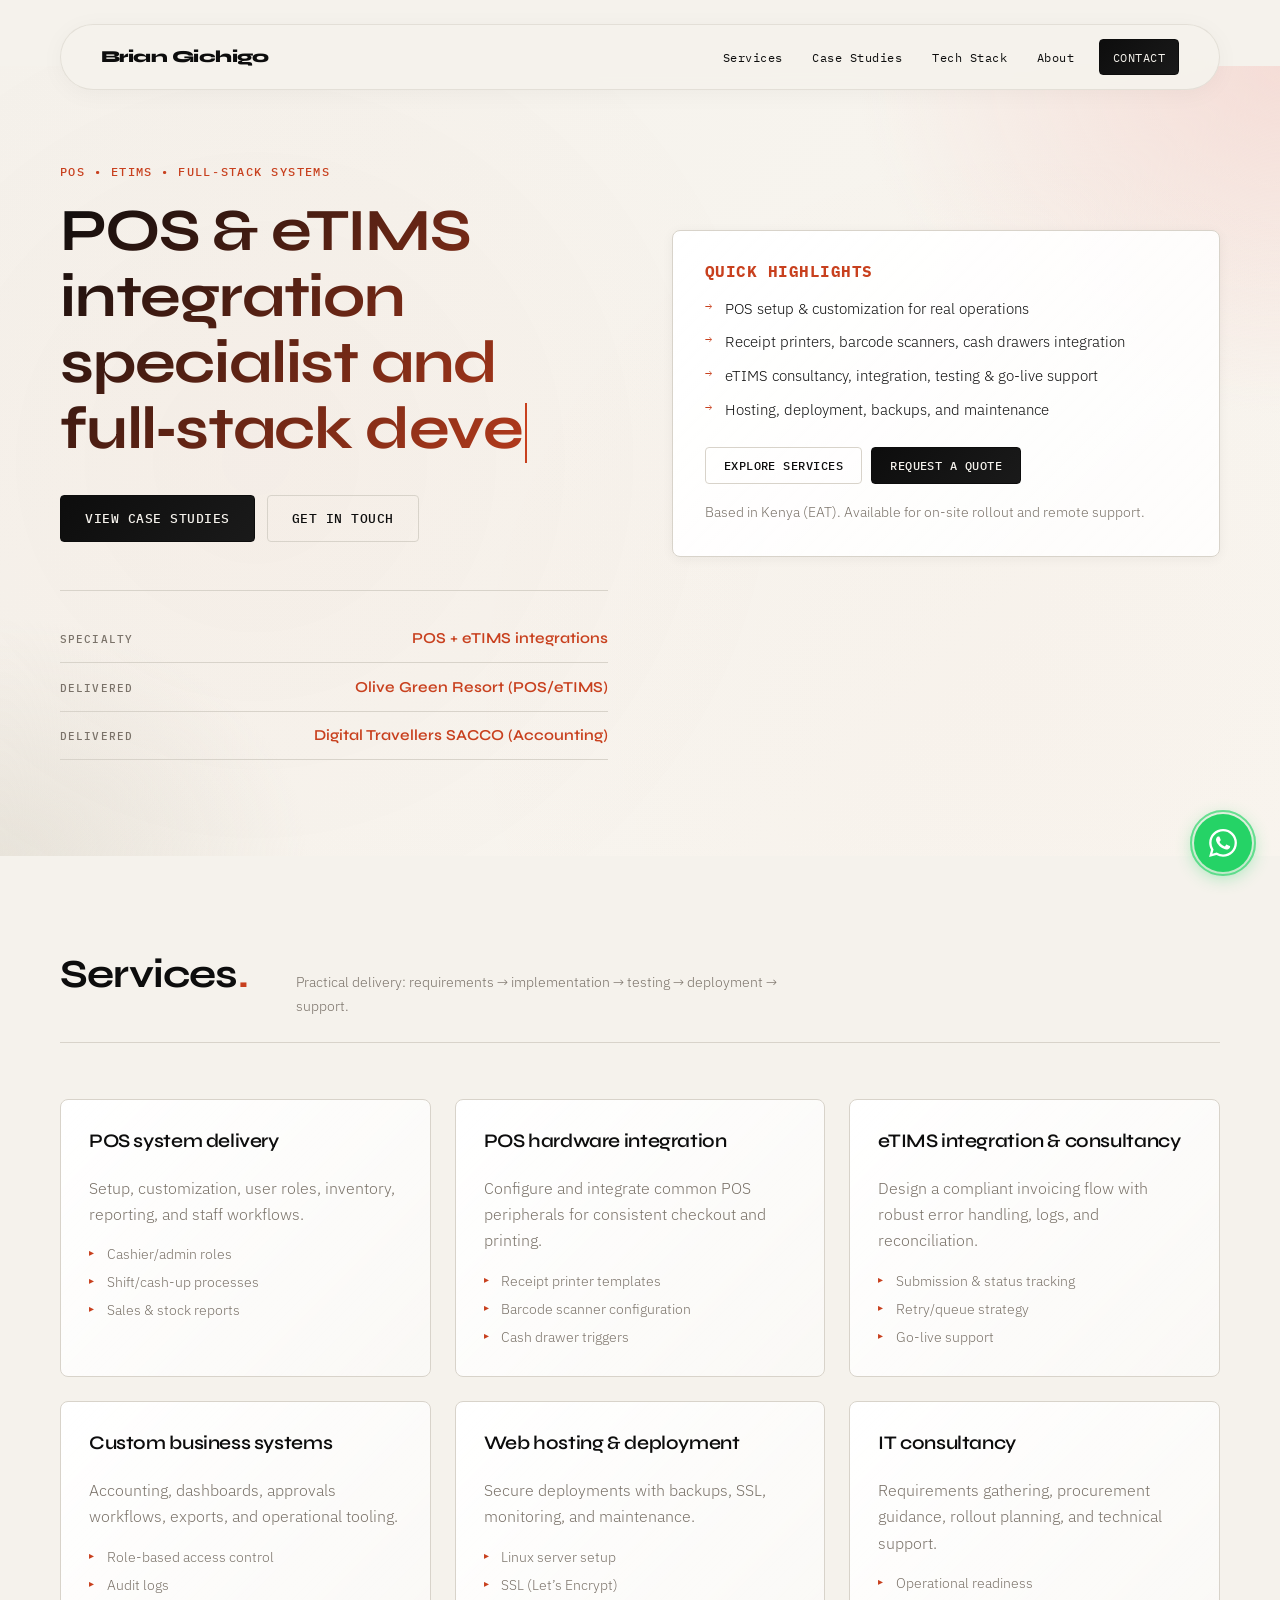
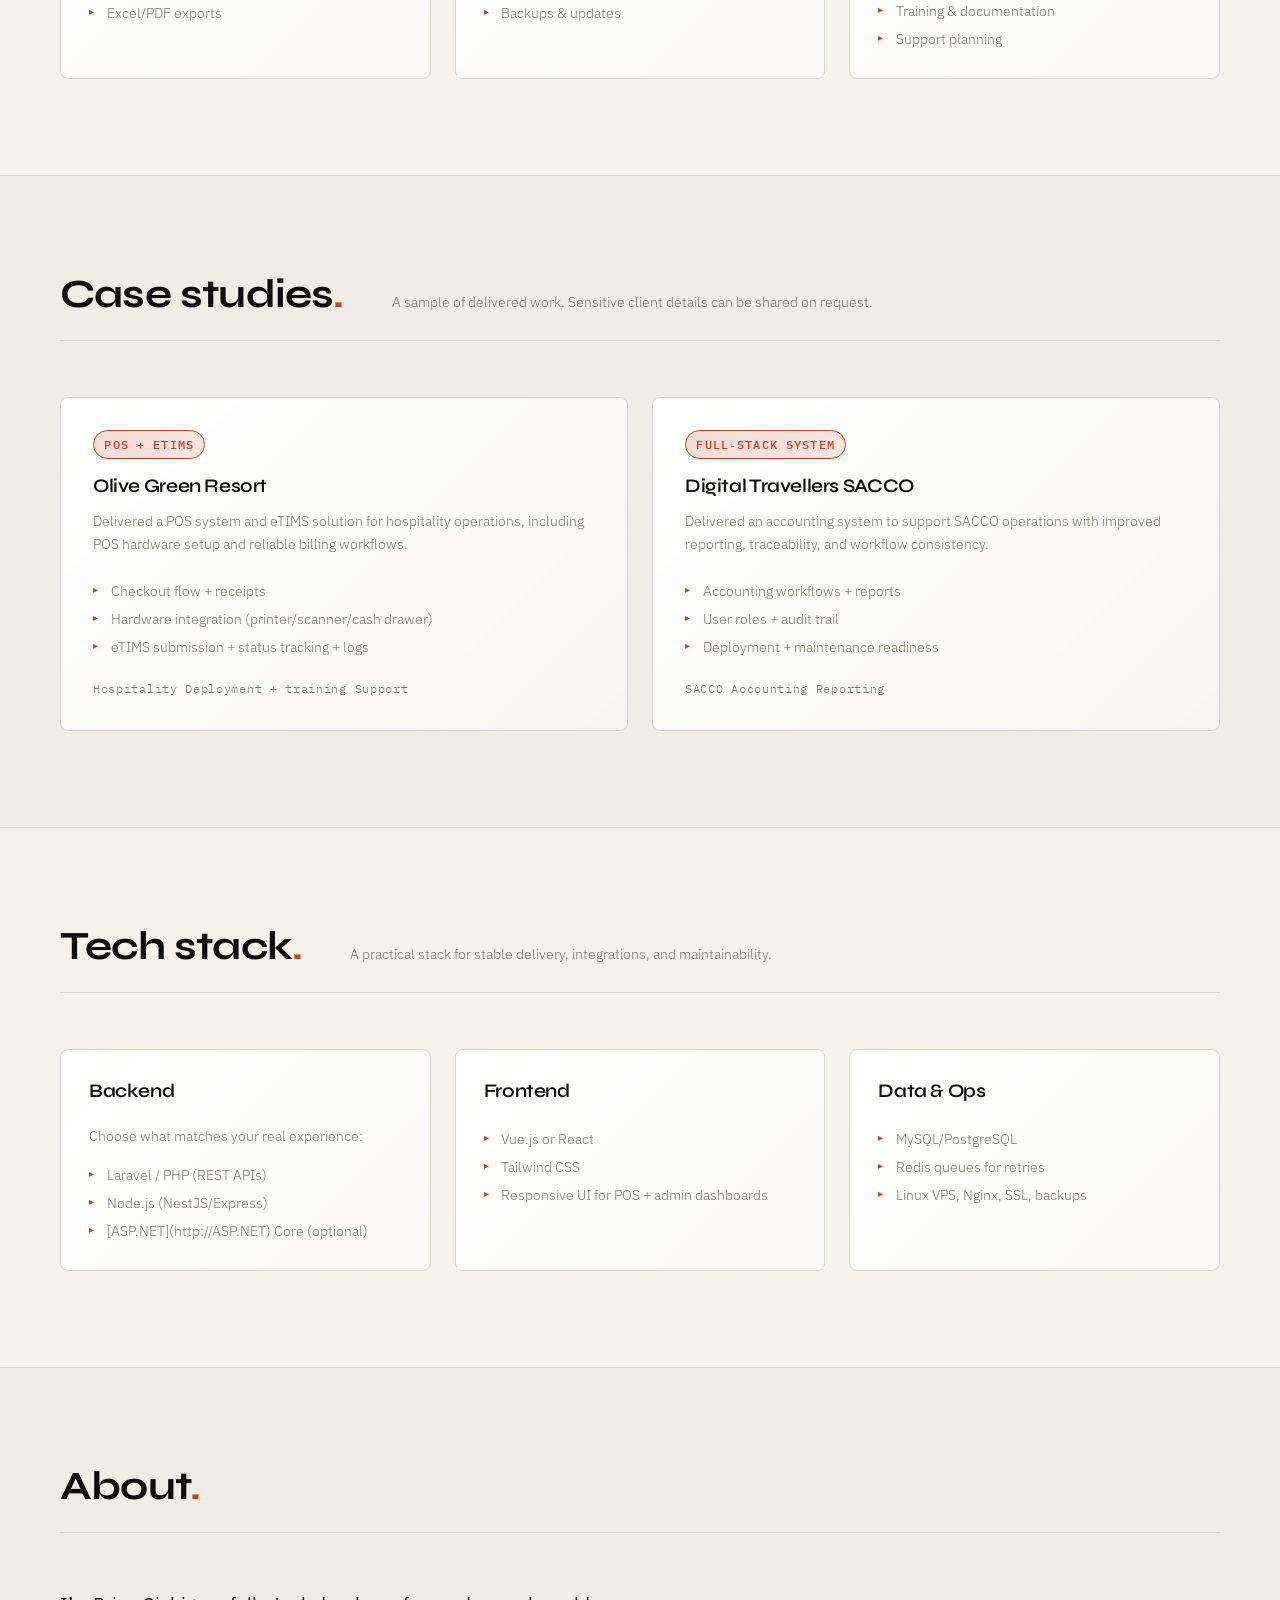
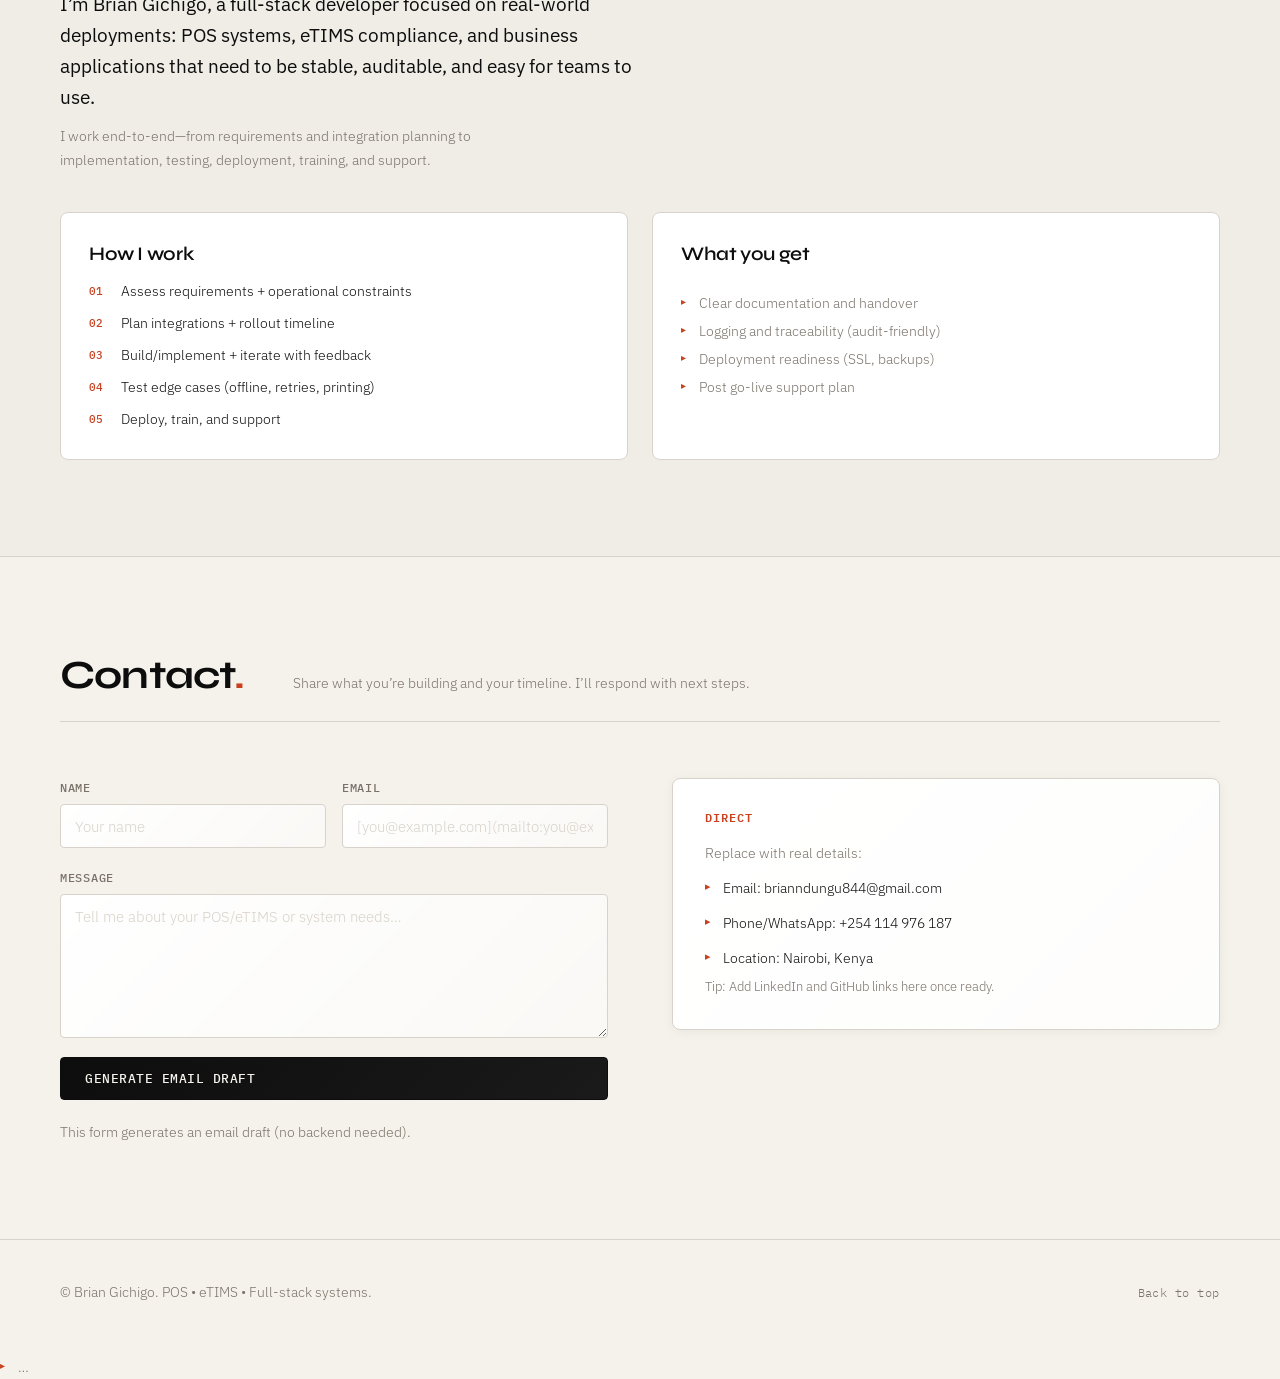
<file: Untitled-1.html>
<!doctype html>

<html lang="en">

<head>

<meta charset="utf-8" />

<meta name="viewport" content="width=device-width, initial-scale=1" />

<title>Brian Gichigo | POS & eTIMS Integration + Full‑Stack Developer</title>

<meta name="description" content="Brian Gichigo — POS & eTIMS Integration Specialist and Full‑Stack Developer. Delivered POS/eTIMS for hospitality and accounting systems for SACCOs." />

<link rel="stylesheet" href="styles.css" />

<link rel="icon" href="data:," />

</head>

<body>

<header class="header">

<nav class="nav container">

<a class="brand" href="#top" aria-label="Home">

Brian Gichigo

</a>

<button class="nav__toggle" id="navToggle" aria-label="Toggle menu" aria-expanded="false">

</button>

<div class="nav__links" id="navLinks">

<a href="#services">Services</a>

<a href="#work">Case Studies</a>

<a href="#stack">Tech Stack</a>

<a href="#about">About</a>

<a class="btn btn--sm" href="#contact">Contact</a>

</div>

</nav>

</header>

<main id="top">

<section class="hero">

<div class="container hero__grid">

<div class="hero__content">

<p class="kicker">POS • eTIMS • Full‑stack systems</p>

<h1>POS & eTIMS integration specialist
and full‑stack developer.</h1>

<p class="lead">

I build reliable business systems for hospitality and SMEs—POS deployments, POS hardware integration,

and eTIMS-compliant invoicing workflows, plus custom accounting and reporting systems.

</p>

<div class="hero__cta">

<a class="btn" href="#work">View case studies</a>

<a class="btn btn--ghost" href="#contact">Get in touch</a>

</div>

<div class="proof">

<div class="proof__item">

<p class="proof__label">Specialty</p>

<p class="proof__value">POS + eTIMS integrations</p>

</div>

<div class="proof__item">

<p class="proof__label">Delivered</p>

<p class="proof__value">Olive Green Resort (POS/eTIMS)</p>

</div>

<div class="proof__item">

<p class="proof__label">Delivered</p>

<p class="proof__value">Digital Travellers SACCO (Accounting)</p>

</div>

</div>

</div>

<div class="hero__card">

<div class="card">

<h2 class="card__title">Quick highlights</h2>

<ul class="list">

<li>POS setup & customization for real operations</li>

<li>Receipt printers, barcode scanners, cash drawers integration</li>

<li>eTIMS consultancy, integration, testing & go‑live support</li>

<li>Hosting, deployment, backups, and maintenance</li>

</ul>

<div class="card__actions">

<a class="btn btn--sm btn--ghost" href="#services">Explore services</a>

<a class="btn btn--sm" href="#contact">Request a quote</a>

</div>

<p class="muted">Based in Kenya (EAT). Available for on‑site rollout and remote support.</p>

</div>

</div>

</div>

</section>

<section id="services" class="section">

<div class="container">

<div class="section__head">

<h2>Services</h2>

<p class="muted">Practical delivery: requirements → implementation → testing → deployment → support.</p>

</div>

<div class="grid grid--3">

<article class="tile">

<h3>POS system delivery</h3>

<p>Setup, customization, user roles, inventory, reporting, and staff workflows.</p>

<ul class="bullets">

<li>Cashier/admin roles</li>

<li>Shift/cash-up processes</li>

<li>Sales & stock reports</li>

</ul>

</article>

<article class="tile">

<h3>POS hardware integration</h3>

<p>Configure and integrate common POS peripherals for consistent checkout and printing.</p>

<ul class="bullets">

<li>Receipt printer templates</li>

<li>Barcode scanner configuration</li>

<li>Cash drawer triggers</li>

</ul>

</article>

<article class="tile">

<h3>eTIMS integration & consultancy</h3>

<p>Design a compliant invoicing flow with robust error handling, logs, and reconciliation.</p>

<ul class="bullets">

<li>Submission & status tracking</li>

<li>Retry/queue strategy</li>

<li>Go-live support</li>

</ul>

</article>

<article class="tile">

<h3>Custom business systems</h3>

<p>Accounting, dashboards, approvals workflows, exports, and operational tooling.</p>

<ul class="bullets">

<li>Role-based access control</li>

<li>Audit logs</li>

<li>Excel/PDF exports</li>

</ul>

</article>

<article class="tile">

<h3>Web hosting & deployment</h3>

<p>Secure deployments with backups, SSL, monitoring, and maintenance.</p>

<ul class="bullets">

<li>Linux server setup</li>

<li>SSL (Let’s Encrypt)</li>

<li>Backups & updates</li>

</ul>

</article>

<article class="tile">

<h3>IT consultancy</h3>

<p>Requirements gathering, procurement guidance, rollout planning, and technical support.</p>

<ul class="bullets">

<li>Operational readiness</li>

<li>Training & documentation</li>

<li>Support planning</li>

</ul>

</article>

</div>

</div>

</section>

<section id="work" class="section section--alt">

<div class="container">

<div class="section__head">

<h2>Case studies</h2>

<p class="muted">A sample of delivered work. Sensitive client details can be shared on request.</p>

</div>

<div class="grid grid--2">

<article class="case">

<div class="case__tag">POS + eTIMS</div>

<h3>Olive Green Resort</h3>

<p>

Delivered a POS system and eTIMS solution for hospitality operations, including POS hardware setup and

reliable billing workflows.

</p>

<ul class="bullets">

<li>Checkout flow + receipts</li>

<li>Hardware integration (printer/scanner/cash drawer)</li>

<li>eTIMS submission + status tracking + logs</li>

</ul>

<div class="case__meta">

Hospitality

Deployment + training

Support

</div>

</article>

<article class="case">

<div class="case__tag">Full‑stack system</div>

<h3>Digital Travellers SACCO</h3>

<p>

Delivered an accounting system to support SACCO operations with improved reporting, traceability, and workflow consistency.

</p>

<ul class="bullets">

<li>Accounting workflows + reports</li>

<li>User roles + audit trail</li>

<li>Deployment + maintenance readiness</li>

</ul>

<div class="case__meta">

SACCO

Accounting

Reporting

</div>

</article>

</div>

</div>

</section>

<section id="stack" class="section">

<div class="container">

<div class="section__head">

<h2>Tech stack</h2>

<p class="muted">A practical stack for stable delivery, integrations, and maintainability.</p>

</div>

<div class="grid grid--3">

<div class="tile">

<h3>Backend</h3>

<p class="muted">Choose what matches your real experience:</p>

<ul class="bullets">

<li>Laravel / PHP (REST APIs)</li>

<li>Node.js (NestJS/Express)</li>

<li>[ASP.NET](http://ASP.NET) Core (optional)</li>

</ul>

</div>

<div class="tile">

<h3>Frontend</h3>

<ul class="bullets">

<li>Vue.js or React</li>

<li>Tailwind CSS</li>

<li>Responsive UI for POS + admin dashboards</li>

</ul>

</div>

<div class="tile">

<h3>Data & Ops</h3>

<ul class="bullets">

<li>MySQL/PostgreSQL</li>

<li>Redis queues for retries</li>

<li>Linux VPS, Nginx, SSL, backups</li>

</ul>

</div>

</div>

</div>

</section>

<section id="about" class="section section--alt">

<div class="container">

<div class="section__head">

<h2>About</h2>

</div>

<div class="about">

<p class="lead">

I’m Brian Gichigo, a full‑stack developer focused on real‑world deployments: POS systems, eTIMS compliance,

and business applications that need to be stable, auditable, and easy for teams to use.

</p>

<p class="muted">

I work end‑to‑end—from requirements and integration planning to implementation, testing, deployment, training, and support.

</p>

<div class="about__points">

<div class="tile">

<h3>How I work</h3>

<ol class="steps">

<li>Assess requirements + operational constraints</li>

<li>Plan integrations + rollout timeline</li>

<li>Build/implement + iterate with feedback</li>

<li>Test edge cases (offline, retries, printing)</li>

<li>Deploy, train, and support</li>

</ol>

</div>

<div class="tile">

<h3>What you get</h3>

<ul class="bullets">

<li>Clear documentation and handover</li>

<li>Logging and traceability (audit-friendly)</li>

<li>Deployment readiness (SSL, backups)</li>

<li>Post go‑live support plan</li>

</ul>

</div>

</div>

</div>

</div>

</section>

<section id="contact" class="section">

<div class="container">

<div class="section__head">

<h2>Contact</h2>

<p class="muted">Share what you’re building and your timeline. I’ll respond with next steps.</p>

</div>

<div class="contact">

<form class="form" id="contactForm">

<div class="form__row">

<label>

Name

<input name="name" required placeholder="Your name" />

</label>

<label>

Email

<input type="email" name="email" required placeholder="[you@example.com](mailto:you@example.com)" />

</label>

</div>

<label>

Message

<textarea name="message" rows="6" required placeholder="Tell me about your POS/eTIMS or system needs…"></textarea>

</label>

<button class="btn" type="submit">Generate email draft</button>

<p class="muted" id="formNote">This form generates an email draft (no backend needed).</p>

</form>

<div class="card">

<h3>Direct</h3>

<p class="muted">Replace with real details:</p>

<ul class="bullets">

<li> Email: brianndungu844@gmail.com</li>

<li> Phone/WhatsApp: +254 114 976 187</li>

<li> Location: Nairobi, Kenya</li>

</ul>

<p class="muted small"> Tip: Add LinkedIn and GitHub links here once ready.</p>

</div>

</div>

</div>

</section>

</main>

<footer class="footer">

<div class="container footer__inner">

<p class="muted">©  Brian Gichigo. POS • eTIMS • Full‑stack systems.</p>

<div class="footer__links">

<a href="#top">Back to top</a>

</div>

</div>

</footer>

<script src="script.js"></script>

<!-- ╔══════════════════════════════════════════════╗
     ║  WhatsApp Floating Widget                    ║
     ║  Paste this block right before </body>       ║
     ╚══════════════════════════════════════════════╝ -->

<style>
  /* ── Tokens (mirrors your styles.css) ─────── */
  :root {
    --wa-green:      #25D366;
    --wa-green-dark: #1da851;
    --ink:           #0d0d0d;
    --surface:       #ffffff;
    --alt:           #f0ede6;
    --border:        #d8d3ca;
    --muted:         #7a7269;
    --accent:        #c8401e;
    --ff-head:       'Syne', sans-serif;
    --ff-body:       'IBM Plex Sans', sans-serif;
    --ff-mono:       'IBM Plex Mono', monospace;
    --radius:        4px;
    --ease-out:      cubic-bezier(0.22, 1, 0.36, 1);
  }

  /* ── Wrapper ───────────────────────────────── */
  #wa-widget {
    position: fixed;
    bottom: 28px;
    right: 28px;
    z-index: 9999;
    display: flex;
    flex-direction: column;
    align-items: flex-end;
    gap: 12px;
    font-family: var(--ff-body);
  }

  /* ── Pop-up card ───────────────────────────── */
  #wa-card {
    background: var(--surface);
    border: 1px solid var(--border);
    border-radius: calc(var(--radius) * 3);
    box-shadow: 0 8px 40px rgba(0,0,0,0.12), 0 2px 8px rgba(0,0,0,0.06);
    width: 300px;
    overflow: hidden;

    /* hidden state */
    opacity: 0;
    transform: translateY(12px) scale(0.97);
    pointer-events: none;
    transition:
      opacity 0.3s var(--ease-out),
      transform 0.3s var(--ease-out);
    transform-origin: bottom right;
  }

  #wa-card.open {
    opacity: 1;
    transform: translateY(0) scale(1);
    pointer-events: all;
  }

  /* card header */
  .wa-card__head {
    background: var(--wa-green);
    padding: 16px 18px;
    display: flex;
    align-items: center;
    gap: 12px;
  }

  .wa-card__avatar {
    width: 42px;
    height: 42px;
    border-radius: 50%;
    background: rgba(255,255,255,0.2);
    border: 2px solid rgba(255,255,255,0.4);
    display: flex;
    align-items: center;
    justify-content: center;
    flex-shrink: 0;
    font-family: var(--ff-head);
    font-weight: 800;
    font-size: 1rem;
    color: #fff;
    letter-spacing: -0.03em;
  }

  .wa-card__info { flex: 1; }

  .wa-card__name {
    font-family: var(--ff-head);
    font-weight: 700;
    font-size: 0.95rem;
    color: #fff;
    letter-spacing: -0.02em;
    line-height: 1.2;
  }

  .wa-card__status {
    display: flex;
    align-items: center;
    gap: 5px;
    margin-top: 2px;
  }

  .wa-card__dot {
    width: 7px;
    height: 7px;
    border-radius: 50%;
    background: #a7f3c0;
    box-shadow: 0 0 0 2px rgba(167,243,192,0.35);
    animation: dotPulse 2.5s ease-in-out infinite;
  }

  @keyframes dotPulse {
    0%, 100% { opacity: 1; }
    50%       { opacity: 0.5; }
  }

  .wa-card__status-text {
    font-family: var(--ff-mono);
    font-size: 0.68rem;
    color: rgba(255,255,255,0.85);
    letter-spacing: 0.04em;
  }

  /* close button inside header */
  .wa-card__close {
    background: rgba(255,255,255,0.15);
    border: none;
    border-radius: var(--radius);
    width: 28px;
    height: 28px;
    display: flex;
    align-items: center;
    justify-content: center;
    cursor: pointer;
    color: #fff;
    transition: background 0.15s;
    flex-shrink: 0;
  }
  .wa-card__close:hover { background: rgba(255,255,255,0.3); }

  /* card body */
  .wa-card__body {
    padding: 18px;
    background: var(--alt);
    border-bottom: 1px solid var(--border);
  }

  /* message bubble */
  .wa-bubble {
    background: var(--surface);
    border: 1px solid var(--border);
    border-radius: 2px 12px 12px 12px;
    padding: 11px 14px;
    font-size: 0.88rem;
    font-weight: 300;
    color: var(--ink);
    line-height: 1.55;
    position: relative;
    box-shadow: 0 1px 4px rgba(0,0,0,0.06);
    animation: bubbleIn 0.35s 0.15s var(--ease-out) both;
  }

  @keyframes bubbleIn {
    from { opacity: 0; transform: translateY(6px); }
    to   { opacity: 1; transform: translateY(0); }
  }

  .wa-bubble__time {
    display: block;
    font-family: var(--ff-mono);
    font-size: 0.62rem;
    color: var(--muted);
    text-align: right;
    margin-top: 4px;
    letter-spacing: 0.04em;
  }

  /* card footer / CTA */
  .wa-card__foot {
    padding: 14px 18px;
    background: var(--surface);
  }

  .wa-card__cta {
    display: flex;
    align-items: center;
    justify-content: center;
    gap: 8px;
    width: 100%;
    padding: 0.7rem 1.2rem;
    background: var(--wa-green);
    color: #fff;
    font-family: var(--ff-mono);
    font-size: 0.78rem;
    font-weight: 500;
    letter-spacing: 0.06em;
    text-transform: uppercase;
    text-decoration: none;
    border-radius: var(--radius);
    border: 1.5px solid var(--wa-green);
    transition: background 0.18s var(--ease-out), transform 0.14s var(--ease-out);
  }

  .wa-card__cta:hover {
    background: var(--wa-green-dark);
    border-color: var(--wa-green-dark);
    transform: translateY(-1px);
  }

  .wa-card__cta svg { flex-shrink: 0; }

  /* ── FAB button ────────────────────────────── */
  #wa-fab {
    width: 58px;
    height: 58px;
    border-radius: 50%;
    background: var(--wa-green);
    border: none;
    cursor: pointer;
    display: flex;
    align-items: center;
    justify-content: center;
    box-shadow: 0 4px 18px rgba(37,211,102,0.45);
    position: relative;
    transition: transform 0.2s var(--ease-out), box-shadow 0.2s var(--ease-out);

    /* bounce-in on load */
    animation: bounceIn 0.6s 1.2s var(--ease-out) both;
  }

  @keyframes bounceIn {
    0%   { opacity: 0; transform: scale(0.4) translateY(20px); }
    60%  { transform: scale(1.12) translateY(-4px); }
    80%  { transform: scale(0.96); }
    100% { opacity: 1; transform: scale(1) translateY(0); }
  }

  #wa-fab:hover {
    transform: scale(1.08);
    box-shadow: 0 6px 28px rgba(37,211,102,0.55);
  }

  /* pulse ring */
  #wa-fab::before {
    content: '';
    position: absolute;
    inset: -4px;
    border-radius: 50%;
    border: 2px solid rgba(37,211,102,0.5);
    animation: pulseRing 2.2s ease-out infinite;
  }

  #wa-fab::after {
    content: '';
    position: absolute;
    inset: -4px;
    border-radius: 50%;
    border: 2px solid rgba(37,211,102,0.3);
    animation: pulseRing 2.2s 0.6s ease-out infinite;
  }

  @keyframes pulseRing {
    0%   { transform: scale(1);    opacity: 1; }
    100% { transform: scale(1.55); opacity: 0; }
  }

  /* icon swap: WA icon → X when open */
  #wa-fab .icon-wa,
  #wa-fab .icon-close { transition: opacity 0.2s, transform 0.2s; }
  #wa-fab .icon-close  { position: absolute; opacity: 0; transform: rotate(-90deg) scale(0.6); }

  #wa-fab.active .icon-wa    { opacity: 0; transform: rotate(90deg) scale(0.6); }
  #wa-fab.active .icon-close { opacity: 1; transform: rotate(0deg) scale(1); }

  /* pause pulse when card is open */
  #wa-fab.active::before,
  #wa-fab.active::after { animation-play-state: paused; opacity: 0; }
</style>

<!-- Widget markup -->
<div id="wa-widget" role="complementary" aria-label="WhatsApp contact widget">

  <!-- Pop-up card -->
  <div id="wa-card" role="dialog" aria-modal="false" aria-label="Chat with Brian Gichigo">

    <div class="wa-card__head">
      <div class="wa-card__avatar" aria-hidden="true">BG</div>
      <div class="wa-card__info">
        <p class="wa-card__name">Brian Gichigo</p>
        <div class="wa-card__status">
          <span class="wa-card__dot" aria-hidden="true"></span>
          <span class="wa-card__status-text">Tech Consultant.</span>
        </div>
      </div>
      <button class="wa-card__close" id="waClose" aria-label="Close chat card">
        <svg width="14" height="14" viewBox="0 0 24 24" fill="none"
             stroke="currentColor" stroke-width="2.5" stroke-linecap="round">
          <path d="M18 6L6 18M6 6l12 12"/>
        </svg>
      </button>
    </div>

    <div class="wa-card__body">
      <div class="wa-bubble">
        Hi there 👋 I'm Brian Gichigo. Got any enquires about our products and services or a project in mind? 
        <span class="wa-bubble__time" id="waBubbleTime"></span>
      </div>
    </div>

    <div class="wa-card__foot">
      <a id="waCtaLink"
         href="https://wa.me/254114976187?text=Hi%20Brian%2C%20I%20saw%20your%20portfolio%20and%20I%27d%20like%20to%20discuss%20a%20project."
         target="_blank"
         rel="noopener noreferrer"
         class="wa-card__cta">
        <svg width="16" height="16" viewBox="0 0 24 24" fill="currentColor" aria-hidden="true">
          <path d="M17.472 14.382c-.297-.149-1.758-.867-2.03-.967-.273-.099-.471-.148-.67.15-.197.297-.767.966-.94 1.164-.173.199-.347.223-.644.075-.297-.15-1.255-.463-2.39-1.475-.883-.788-1.48-1.761-1.653-2.059-.173-.297-.018-.458.13-.606.134-.133.298-.347.446-.52.149-.174.198-.298.298-.497.099-.198.05-.371-.025-.52-.075-.149-.669-1.612-.916-2.207-.242-.579-.487-.5-.669-.51-.173-.008-.371-.01-.57-.01-.198 0-.52.074-.792.372-.272.297-1.04 1.016-1.04 2.479 0 1.462 1.065 2.875 1.213 3.074.149.198 2.096 3.2 5.077 4.487.709.306 1.262.489 1.694.625.712.227 1.36.195 1.871.118.571-.085 1.758-.719 2.006-1.413.248-.694.248-1.289.173-1.413-.074-.124-.272-.198-.57-.347m-5.421 7.403h-.004a9.87 9.87 0 01-5.031-1.378l-.361-.214-3.741.982.998-3.648-.235-.374a9.86 9.86 0 01-1.51-5.26c.001-5.45 4.436-9.884 9.888-9.884 2.64 0 5.122 1.03 6.988 2.898a9.825 9.825 0 012.893 6.994c-.003 5.45-4.437 9.884-9.885 9.884m8.413-18.297A11.815 11.815 0 0012.05 0C5.495 0 .16 5.335.157 11.892c0 2.096.547 4.142 1.588 5.945L.057 24l6.305-1.654a11.882 11.882 0 005.683 1.448h.005c6.554 0 11.89-5.335 11.893-11.893a11.821 11.821 0 00-3.48-8.413z"/>
        </svg>
        Reach out on WhatsApp
      </a>
    </div>

  </div>

  <!-- FAB -->
  <button id="wa-fab" aria-label="Open WhatsApp chat" aria-expanded="false">
    <!-- WhatsApp icon -->
    <svg class="icon-wa" width="28" height="28" viewBox="0 0 24 24" fill="white" aria-hidden="true">
      <path d="M17.472 14.382c-.297-.149-1.758-.867-2.03-.967-.273-.099-.471-.148-.67.15-.197.297-.767.966-.94 1.164-.173.199-.347.223-.644.075-.297-.15-1.255-.463-2.39-1.475-.883-.788-1.48-1.761-1.653-2.059-.173-.297-.018-.458.13-.606.134-.133.298-.347.446-.52.149-.174.198-.298.298-.497.099-.198.05-.371-.025-.52-.075-.149-.669-1.612-.916-2.207-.242-.579-.487-.5-.669-.51-.173-.008-.371-.01-.57-.01-.198 0-.52.074-.792.372-.272.297-1.04 1.016-1.04 2.479 0 1.462 1.065 2.875 1.213 3.074.149.198 2.096 3.2 5.077 4.487.709.306 1.262.489 1.694.625.712.227 1.36.195 1.871.118.571-.085 1.758-.719 2.006-1.413.248-.694.248-1.289.173-1.413-.074-.124-.272-.198-.57-.347m-5.421 7.403h-.004a9.87 9.87 0 01-5.031-1.378l-.361-.214-3.741.982.998-3.648-.235-.374a9.86 9.86 0 01-1.51-5.26c.001-5.45 4.436-9.884 9.888-9.884 2.64 0 5.122 1.03 6.988 2.898a9.825 9.825 0 012.893 6.994c-.003 5.45-4.437 9.884-9.885 9.884m8.413-18.297A11.815 11.815 0 0012.05 0C5.495 0 .16 5.335.157 11.892c0 2.096.547 4.142 1.588 5.945L.057 24l6.305-1.654a11.882 11.882 0 005.683 1.448h.005c6.554 0 11.89-5.335 11.893-11.893a11.821 11.821 0 00-3.48-8.413z"/>
    </svg>
    <!-- Close icon -->
    <svg class="icon-close" width="22" height="22" viewBox="0 0 24 24" fill="none"
         stroke="white" stroke-width="2.5" stroke-linecap="round" aria-hidden="true">
      <path d="M18 6L6 18M6 6l12 12"/>
    </svg>
  </button>

</div>

<script>
  (function () {
    const fab    = document.getElementById('wa-fab');
    const card   = document.getElementById('wa-card');
    const closer = document.getElementById('waClose');
    const timeEl = document.getElementById('waBubbleTime');

    // Set bubble timestamp
    const now = new Date();
    timeEl.textContent = now.toLocaleTimeString([], { hour: '2-digit', minute: '2-digit' });

    function openCard() {
      card.classList.add('open');
      fab.classList.add('active');
      fab.setAttribute('aria-expanded', 'true');
    }

    function closeCard() {
      card.classList.remove('open');
      fab.classList.remove('active');
      fab.setAttribute('aria-expanded', 'false');
    }

    fab.addEventListener('click', () => {
      card.classList.contains('open') ? closeCard() : openCard();
    });

    closer.addEventListener('click', closeCard);

    // Close on Escape key
    document.addEventListener('keydown', (e) => {
      if (e.key === 'Escape') closeCard();
    });

    // Close when clicking outside
    document.addEventListener('click', (e) => {
      if (!document.getElementById('wa-widget').contains(e.target)) closeCard();
    });
  })();
</script>

</body>

</html>


<ul class="bullets">

<li>…</li>

</ul>
</file>
<file: styles.css>
/* ============================================================
   Brian Gichigo — Portfolio CSS
   Aesthetic: Sharp editorial × utilitarian precision
   Enhancement: Micro-animations + Gradient elegance
   ============================================================ */

@import url('https://fonts.googleapis.com/css2?family=Syne:wght@400;500;600;700;800&family=IBM+Plex+Mono:wght@400;500&family=IBM+Plex+Sans:ital,wght@0,300;0,400;0,500;1,300&display=swap');

/* ── Tokens ─────────────────────────────────────────────── */
:root {
    --ink: #0d0d0d;
    --paper: #f5f2ec;
    --surface: #ffffff;
    --alt: #f0ede6;
    --accent: #c8401e;
    --accent-lt: #f2dbd5;
    --accent-dark: #a83016;
    --muted: #7a7269;
    --border: #d8d3ca;

    --ff-head: 'Syne', sans-serif;
    --ff-body: 'IBM Plex Sans', sans-serif;
    --ff-mono: 'IBM Plex Mono', monospace;

    --radius: 4px;
    --gap: 1.5rem;
    --section-y: 6rem;
    --max-w: 1160px;

    --ease-out: cubic-bezier(0.22, 1, 0.36, 1);
    --ease-smooth: cubic-bezier(0.25, 0.46, 0.45, 0.94);
    --ease-bounce: cubic-bezier(0.34, 1.56, 0.64, 1);
}

/* ── Preloader ───────────────────────────────────────────── */
.preloader {
    position: fixed;
    inset: 0;
    z-index: 999999;
    pointer-events: none;
    display: flex;
    align-items: center;
    justify-content: center;
    overflow: hidden;
}

.preloader__half {
    position: absolute;
    left: 0;
    width: 100%;
    height: 50vh;
    background: var(--ink);
    transition: transform 0.8s cubic-bezier(0.77, 0, 0.175, 1);
}

.preloader__half--top {
    top: 0;
    border-bottom: 1px solid rgba(255,255,255,0.05);
}

.preloader__half--bottom {
    bottom: 0;
    border-top: 1px solid rgba(255,255,255,0.05);
}

.preloader.hidden .preloader__half--top {
    transform: translateY(-100%);
}

.preloader.hidden .preloader__half--bottom {
    transform: translateY(100%);
}

/* The blow-apart exit for the internal content */
.preloader.hidden .preloader__text {
    transform: translateY(-150px);
    opacity: 0 !important;
    transition: transform 0.6s cubic-bezier(0.77, 0, 0.175, 1), opacity 0.4s ease;
}

.preloader.hidden .preloader__tag {
    transform: translateY(150px);
    opacity: 0 !important;
    transition: transform 0.6s cubic-bezier(0.77, 0, 0.175, 1), opacity 0.4s ease;
}

.preloader.hidden .preloader__line {
    transform: scaleX(0);
    opacity: 0;
    transition: transform 0.4s ease, opacity 0.4s ease;
}

.preloader__content {
    position: relative;
    z-index: 2;
    display: flex;
    flex-direction: column;
    align-items: center;
    justify-content: center;
    width: 100%;
}

.preloader__text {
    font-family: var(--ff-head);
    font-weight: 800;
    font-size: 1.5rem;
    letter-spacing: -0.02em;
    color: var(--paper);
    opacity: 0;
    transform: translateY(10px);
    animation: fadeUp 0.8s 0.2s forwards cubic-bezier(0.22, 1, 0.36, 1);
}

.preloader__tag {
    font-family: var(--ff-mono);
    font-size: 0.7rem;
    letter-spacing: 0.15em;
    text-transform: uppercase;
    color: rgba(245, 242, 236, 0.5);
    opacity: 0;
    transform: translateY(-10px);
    animation: fadeDown 0.8s 0.4s forwards cubic-bezier(0.22, 1, 0.36, 1);
}

.preloader__line {
    width: 0%;
    height: 2px;
    background: var(--accent);
    margin: 1.25rem 0;
    animation: drawLine 2s cubic-bezier(0.8, 0, 0.2, 1) forwards;
}

@keyframes fadeUp {
    0% { opacity: 0; transform: translateY(14px); letter-spacing: -0.1em; }
    100% { opacity: 1; transform: translateY(0); letter-spacing: -0.02em; }
}

@keyframes fadeDown {
    0% { opacity: 0; transform: translateY(-14px); letter-spacing: 0.05em; }
    100% { opacity: 1; transform: translateY(0); letter-spacing: 0.15em; }
}

@keyframes drawLine {
    0% { width: 0%; opacity: 0; }
    10% { opacity: 1; }
    70% { width: 100%; max-width: 320px; opacity: 1; }
    100% { width: 100%; max-width: 100vw; opacity: 0; }
}

/* ── Reset ───────────────────────────────────────────────── */
*,
*::before,
*::after {
    box-sizing: border-box;
    margin: 0;
    padding: 0;
}

html {
    scroll-behavior: smooth;
    font-size: 16px;
    -webkit-font-smoothing: antialiased;
}

body {
    background: var(--paper);
    color: var(--ink);
    font-family: var(--ff-body);
    font-weight: 300;
    line-height: 1.65;
}

img,
svg {
    display: block;
    max-width: 100%;
}

a {
    color: inherit;
    text-decoration: none;
}

ul,
ol {
    list-style: none;
}

/* ── Typography ──────────────────────────────────────────── */
h1,
h2,
h3,
h4 {
    font-family: var(--ff-head);
    font-weight: 700;
    line-height: 1.1;
    letter-spacing: -0.02em;
}

h1 {
    font-size: clamp(2.25rem, 5vw, 3.75rem);
}

h2 {
    font-size: clamp(1.75rem, 3.5vw, 2.5rem);
}

h3 {
    font-size: 1.2rem;
    font-weight: 600;
}

p {
    max-width: 62ch;
}

.lead {
    font-size: clamp(1rem, 2vw, 1.2rem);
    font-weight: 400;
    line-height: 1.6;
    max-width: 52ch;
}

.kicker {
    font-family: var(--ff-mono);
    font-size: 0.75rem;
    font-weight: 500;
    letter-spacing: 0.12em;
    text-transform: uppercase;
    color: var(--accent);
    margin-bottom: 1rem;
}

.muted {
    color: var(--muted);
    font-size: 0.9rem;
}

.small {
    font-size: 0.8rem;
}

/* ── Layout ──────────────────────────────────────────────── */
.container {
    width: min(var(--max-w), 100% - 3rem);
    margin-inline: auto;
}

.section {
    padding-block: var(--section-y);
}

.section--alt {
    background: var(--alt);
    border-top: 1px solid var(--border);
    border-bottom: 1px solid var(--border);
}

.section__head {
    margin-bottom: 3.5rem;
    padding-bottom: 1.5rem;
    border-bottom: 1px solid var(--border);
    display: flex;
    flex-wrap: wrap;
    align-items: baseline;
    gap: 1rem 3rem;
}

.section__head h2::after {
    content: '.';
    color: var(--accent);
}

.grid {
    display: grid;
    gap: var(--gap);
}

.grid--2 {
    grid-template-columns: repeat(auto-fit, minmax(min(100%, 440px), 1fr));
}

.grid--3 {
    grid-template-columns: repeat(auto-fit, minmax(min(100%, 300px), 1fr));
}

/* ── Buttons ─────────────────────────────────────────────── */
.btn {
    display: inline-flex;
    align-items: center;
    gap: 0.5rem;
    padding: 0.75rem 1.5rem;
    font-family: var(--ff-mono);
    font-size: 0.8rem;
    font-weight: 500;
    letter-spacing: 0.04em;
    text-transform: uppercase;
    background: linear-gradient(135deg, var(--ink) 0%, #1a1a1a 100%);
    color: var(--paper);
    border: 1.5px solid var(--ink);
    border-radius: var(--radius);
    cursor: pointer;
    position: relative;
    overflow: hidden;
    transition: all 0.18s var(--ease-out);
}

.btn::before {
    content: '';
    position: absolute;
    inset: 0;
    background: linear-gradient(90deg, transparent, rgba(255, 255, 255, 0.15), transparent);
    transform: translateX(-100%);
    transition: transform 0.6s ease;
}

.btn:hover::before {
    transform: translateX(100%);
}

.btn:hover {
    background: linear-gradient(135deg, var(--accent) 0%, var(--accent-dark) 100%);
    border-color: var(--accent);
    transform: translateY(-2px);
    box-shadow: 0 8px 24px rgba(200, 64, 30, 0.3);
}

.btn:active {
    transform: translateY(0);
}

.btn--ghost {
    background: transparent;
    color: var(--ink);
    border-color: var(--border);
}

.btn--ghost:hover {
    background: var(--ink);
    color: var(--paper);
    border-color: var(--ink);
    transform: translateY(-2px);
}

.btn--sm {
    padding: 0.5rem 1.1rem;
    font-size: 0.75rem;
}

/* ── Nav / Header ────────────────────────────────────────── */
.header {
    position: sticky;
    top: 1.5rem;
    z-index: 100;
    max-width: var(--max-w);
    margin: 0 auto;
    width: calc(100% - 2rem);
    background: rgba(245, 242, 236, 0.92);
    border: 1px solid rgba(216, 211, 202, 0.6);
    border-radius: 100px;
    box-shadow: 0 4px 24px rgba(0, 0, 0, 0.04);
    backdrop-filter: blur(16px);
    -webkit-backdrop-filter: blur(16px);
    transition: all 0.3s var(--ease-smooth);
}

.header:hover {
    box-shadow: 0 12px 32px rgba(0, 0, 0, 0.08);
    border-color: rgba(200, 64, 30, 0.2);
}

.nav {
    display: flex;
    align-items: center;
    justify-content: space-between;
    height: 64px;
    padding: 0 1rem;
    gap: 2rem;
}

.brand {
    font-family: var(--ff-head);
    font-size: 1.05rem;
    font-weight: 800;
    letter-spacing: -0.03em;
    white-space: nowrap;
    display: flex;
    align-items: center;
    gap: 0.5rem;
    transition: transform 0.3s var(--ease-bounce);
}

.brand:hover {
    transform: scale(1.02);
}

.brand__avatar {
    border-radius: 50%;
    width: 36px;
    height: 36px;
    object-fit: cover;
    background: var(--paper);
    border: 1px solid var(--border);
    filter: grayscale(100%) contrast(115%);
    transition: all 0.4s var(--ease-bounce);
    position: relative;
}

.brand__avatar::before {
    content: '';
    position: absolute;
    inset: -2px;
    border: 2px solid var(--accent);
    border-radius: 50%;
    opacity: 0;
    transition: opacity 0.3s ease;
}

.brand:hover .brand__avatar {
    filter: grayscale(0%) contrast(100%);
    transform: scale(1.12) rotate(2deg);
    border-color: var(--accent);
    box-shadow: 0 6px 16px rgba(200, 64, 30, 0.25);
}

.brand:hover .brand__avatar::before {
    opacity: 1;
}

.brand__text::before {
    content: '[ ';
    color: var(--accent);
    animation: pulse-accent 2s ease-in-out infinite;
}

.brand__text::after {
    content: ' ]';
    color: var(--accent);
    animation: pulse-accent 2s ease-in-out infinite 0.3s;
}

@keyframes pulse-accent {
    0%, 100% { opacity: 1; }
    50% { opacity: 0.6; }
}

.nav__links {
    display: flex;
    align-items: center;
    gap: 0.25rem;
}

.nav__links a {
    font-family: var(--ff-mono);
    font-size: 0.78rem;
    font-weight: 400;
    letter-spacing: 0.04em;
    padding: 0.4rem 0.8rem;
    border-radius: var(--radius);
    transition: all 0.15s ease;
    position: relative;
}

.nav__links a::after {
    content: '';
    position: absolute;
    bottom: 0;
    left: 50%;
    width: 0;
    height: 2px;
    background: var(--accent);
    transform: translateX(-50%);
    transition: width 0.3s var(--ease-out);
}

.nav__links a:hover::after {
    width: 100%;
}

.nav__links a:hover {
    background: var(--alt);
}

.nav__links .btn {
    margin-left: 0.5rem;
}

.nav__toggle {
    display: none;
    background: none;
    border: 1.5px solid var(--border);
    border-radius: var(--radius);
    width: 40px;
    height: 40px;
    cursor: pointer;
    position: relative;
    transition: all 0.2s ease;
}

.nav__toggle:hover {
    border-color: var(--accent);
    background: var(--alt);
}

.nav__toggle::before,
.nav__toggle::after {
    content: '';
    position: absolute;
    left: 50%;
    transform: translateX(-50%);
    width: 18px;
    height: 1.5px;
    background: var(--ink);
    transition: transform 0.2s;
}

.nav__toggle::before {
    top: 13px;
}

.nav__toggle::after {
    top: 20px;
}

/* ── Hero ────────────────────────────────────────────────── */
.hero {
    padding-block: 5rem 6rem;
    background:
        radial-gradient(ellipse 60% 80% at 100% 0%, #f5ddd7 0%, transparent 55%),
        radial-gradient(ellipse 40% 50% at 0% 100%, #e8e4db 0%, transparent 60%),
        linear-gradient(135deg, #f5f2ec 0%, #f9f6f0 100%);
    position: relative;
    overflow: hidden;
}

.hero::before {
    content: '';
    position: absolute;
    top: 0;
    left: 0;
    right: 0;
    bottom: 0;
    background-image: 
        radial-gradient(circle at 20% 50%, rgba(200, 64, 30, 0.03) 0%, transparent 50%),
        radial-gradient(circle at 80% 80%, rgba(200, 64, 30, 0.02) 0%, transparent 50%);
    pointer-events: none;
    animation: shift-gradient 8s ease-in-out infinite;
}

@keyframes shift-gradient {
    0%, 100% { opacity: 1; }
    50% { opacity: 1.2; }
}

.hero__grid {
    display: grid;
    grid-template-columns: 1fr 1fr;
    gap: 4rem;
    align-items: start;
    position: relative;
    z-index: 1;
}

.hero__content {
    padding-top: 1rem;
}

.hero__content h1 {
    margin-bottom: 1.25rem;
    background: linear-gradient(135deg, var(--ink) 0%, var(--accent) 100%);
    -webkit-background-clip: text;
    -webkit-text-fill-color: transparent;
    background-clip: text;
    animation: slideInLeft 0.8s var(--ease-out);
}

.hero__content h1 em {
    font-style: normal;
    color: var(--accent);
}

.hero__content .lead {
    margin-bottom: 2rem;
    color: var(--muted);
    animation: slideInLeft 0.8s var(--ease-out) 0.1s both;
}

.hero__cta {
    display: flex;
    gap: 0.75rem;
    flex-wrap: wrap;
    margin-bottom: 3rem;
    animation: slideInLeft 0.8s var(--ease-out) 0.2s both;
}

@keyframes slideInLeft {
    from {
        opacity: 0;
        transform: translateX(-20px);
    }
    to {
        opacity: 1;
        transform: translateX(0);
    }
}

/* proof strip */
.proof {
    display: flex;
    flex-direction: column;
    gap: 0;
    border-top: 1px solid var(--border);
    padding-top: 1.5rem;
    animation: slideInLeft 0.8s var(--ease-out) 0.3s both;
}

.proof__item {
    display: flex;
    justify-content: space-between;
    align-items: baseline;
    gap: 1rem;
    padding: 0.7rem 0;
    border-bottom: 1px solid var(--border);
    transition: all 0.2s ease;
}

.proof__item:hover {
    background: linear-gradient(90deg, transparent, rgba(200, 64, 30, 0.03), transparent);
    padding: 0.7rem 0.5rem;
}

.proof__label {
    font-family: var(--ff-mono);
    font-size: 0.7rem;
    font-weight: 500;
    letter-spacing: 0.1em;
    text-transform: uppercase;
    color: var(--muted);
    max-width: none;
}

.proof__value {
    font-family: var(--ff-head);
    font-size: 0.95rem;
    font-weight: 600;
    max-width: none;
    text-align: right;
    color: var(--accent);
}

/* hero card */
.hero__card {
    position: sticky;
    top: 84px;
    animation: slideInRight 0.8s var(--ease-out);
}

@keyframes slideInRight {
    from {
        opacity: 0;
        transform: translateX(20px);
    }
    to {
        opacity: 1;
        transform: translateX(0);
    }
}

/* ── Cards ───────────────────────────────────────────────── */
.card {
    background: linear-gradient(135deg, var(--surface) 0%, rgba(255, 255, 255, 0.8) 100%);
    border: 1px solid var(--border);
    border-radius: calc(var(--radius) * 2);
    padding: 2rem;
    box-shadow: 0 2px 12px rgba(0, 0, 0, 0.05);
    position: relative;
    overflow: hidden;
    transition: all 0.3s var(--ease-out);
}

.card::before {
    content: '';
    position: absolute;
    inset: 0;
    background: linear-gradient(135deg, rgba(200, 64, 30, 0.05) 0%, rgba(200, 64, 30, 0) 100%);
    opacity: 0;
    transition: opacity 0.3s ease;
}

.card:hover {
    box-shadow: 0 12px 40px rgba(0, 0, 0, 0.1);
    transform: translateY(-4px);
    border-color: var(--accent);
}

.card:hover::before {
    opacity: 1;
}

.card__title {
    font-size: 1rem;
    font-weight: 700;
    margin-bottom: 1rem;
    font-family: var(--ff-mono);
    letter-spacing: 0.03em;
    text-transform: uppercase;
    color: var(--accent);
    position: relative;
    z-index: 1;
}

.card__actions {
    display: flex;
    gap: 0.6rem;
    flex-wrap: wrap;
    margin-top: 1.5rem;
    margin-bottom: 1rem;
    position: relative;
    z-index: 1;
}

/* ── Tiles ───────────────────────────────────────────────── */
.tile {
    background: linear-gradient(135deg, var(--surface) 0%, rgba(255, 255, 255, 0.5) 100%);
    border: 1px solid var(--border);
    border-radius: calc(var(--radius) * 2);
    padding: 1.75rem;
    transition: all 0.3s var(--ease-out);
    position: relative;
    overflow: hidden;
}

.tile::before {
    content: '';
    position: absolute;
    top: 0;
    left: -100%;
    width: 100%;
    height: 100%;
    background: linear-gradient(90deg, transparent, rgba(200, 64, 30, 0.05), transparent);
    transition: left 0.6s ease;
    z-index: 1;
}

.tile:hover::before {
    left: 100%;
}

.tile::after {
    content: '';
    position: absolute;
    inset: 0;
    background: linear-gradient(135deg, rgba(200, 64, 30, 0) 0%, rgba(200, 64, 30, 0.03) 100%);
    opacity: 0;
    transition: opacity 0.3s ease;
}

.tile:hover::after {
    opacity: 1;
}

.tile:hover {
    box-shadow: 0 8px 32px rgba(0, 0, 0, 0.09);
    transform: translateY(-3px);
    border-color: var(--accent);
}

.section--alt .tile {
    background: var(--surface);
}

.tile h3 {
    margin-bottom: 0.6rem;
    position: relative;
    display: inline-block;
    z-index: 2;
}

.tile h3::after {
    content: '';
    display: block;
    height: 2px;
    width: 100%;
    background: linear-gradient(90deg, var(--accent), rgba(200, 64, 30, 0));
    border-radius: 2px;
    margin-top: 4px;
    transform: scaleX(0);
    transform-origin: left;
    transition: transform 0.25s var(--ease-out);
}

.tile:hover h3::after {
    transform: scaleX(1);
}

.tile>p {
    margin-block: 0.5rem 1rem;
    color: var(--muted);
    position: relative;
    z-index: 2;
}

/* ── Lists ───────────────────────────────────────────────── */
.list {
    display: flex;
    flex-direction: column;
    gap: 0.6rem;
    margin-bottom: 1.5rem;
}

.list li {
    font-size: 0.92rem;
    padding-left: 1.25rem;
    position: relative;
    transition: all 0.2s ease;
}

.list li:hover {
    padding-left: 1.5rem;
    color: var(--accent);
}

.list li::before {
    content: '→';
    position: absolute;
    left: 0;
    color: var(--accent);
    font-family: var(--ff-mono);
    font-size: 0.8em;
    transition: transform 0.2s var(--ease-bounce);
}

.list li:hover::before {
    transform: translateX(4px);
}

.bullets {
    display: flex;
    flex-direction: column;
    gap: 0.35rem;
    margin-top: 0.75rem;
}

.bullets li {
    font-size: 0.85rem;
    color: var(--muted);
    padding-left: 1.1rem;
    position: relative;
    transition: all 0.2s ease;
}

.bullets li:hover {
    color: var(--ink);
    padding-left: 1.3rem;
}

.bullets li::before {
    content: '▸';
    position: absolute;
    left: 0;
    color: var(--accent);
    font-size: 0.75em;
    top: 2px;
    transition: transform 0.2s var(--ease-bounce);
}

.bullets li:hover::before {
    transform: scale(1.3);
}

/* ── Case Studies ────────────────────────────────────────── */
.case {
    background: linear-gradient(135deg, var(--surface) 0%, rgba(255, 255, 255, 0.5) 100%);
    border: 1px solid var(--border);
    border-radius: calc(var(--radius) * 2);
    padding: 2rem;
    display: flex;
    flex-direction: column;
    gap: 0.75rem;
    transition: all 0.3s var(--ease-out);
    position: relative;
    overflow: hidden;
}

.case::before {
    content: '';
    position: absolute;
    inset: 0;
    background: linear-gradient(135deg, rgba(200, 64, 30, 0.05) 0%, rgba(200, 64, 30, 0) 100%);
    opacity: 0;
    transition: opacity 0.3s ease;
}

.case::after {
    content: '';
    position: absolute;
    top: 0;
    right: -100%;
    width: 200px;
    height: 100%;
    background: linear-gradient(90deg, transparent, rgba(200, 64, 30, 0.1), transparent);
    transition: right 0.6s ease;
}

.case:hover::after {
    right: 100%;
}

.case:hover {
    box-shadow: 0 10px 40px rgba(0, 0, 0, 0.1);
    transform: translateY(-4px);
    border-color: var(--accent);
}

.case:hover::before {
    opacity: 1;
}

.case__tag {
    display: inline-flex;
    align-self: start;
    font-family: var(--ff-mono);
    font-size: 0.72rem;
    font-weight: 500;
    letter-spacing: 0.1em;
    text-transform: uppercase;
    background: linear-gradient(135deg, var(--accent-lt), rgba(242, 219, 213, 0.7));
    color: var(--accent);
    padding: 0.25rem 0.65rem;
    border-radius: 100px;
    border: 1px solid var(--accent);
    position: relative;
    z-index: 2;
    transition: all 0.2s ease;
}

.case:hover .case__tag {
    transform: scale(1.05);
    box-shadow: 0 4px 12px rgba(200, 64, 30, 0.15);
}

.case h3 {
    margin-top: 0.25rem;
    position: relative;
    z-index: 2;
}

.case>p {
    color: var(--muted);
    font-size: 0.9rem;
    position: relative;
    z-index: 2;
}

.case__meta {
    display: flex;
    flex-wrap: wrap;
    gap: 0.4rem;
    margin-top: 0.5rem;
    font-family: var(--ff-mono);
    font-size: 0.72rem;
    letter-spacing: 0.06em;
    color: var(--muted);
    position: relative;
    z-index: 2;
}

.case__meta>* {
    background: linear-gradient(135deg, var(--alt), rgba(240, 237, 230, 0.5));
    padding: 0.2rem 0.55rem;
    border-radius: var(--radius);
    border: 1px solid var(--border);
    transition: all 0.2s ease;
}

.case:hover .case__meta>* {
    border-color: var(--accent);
    background: var(--accent-lt);
}

/* ── About ───────────────────────────────────────────────── */
.about>.lead {
    margin-bottom: 0.75rem;
}

.about>.muted {
    margin-bottom: 2.5rem;
}

.about__points {
    display: grid;
    grid-template-columns: repeat(auto-fit, minmax(min(100%, 280px), 1fr));
    gap: var(--gap);
}

.steps {
    display: flex;
    flex-direction: column;
    gap: 0.55rem;
    counter-reset: steps;
}

.steps li {
    counter-increment: steps;
    font-size: 0.88rem;
    padding-left: 2rem;
    position: relative;
    color: var(--ink);
    transition: all 0.2s ease;
}

.steps li:hover {
    padding-left: 2.3rem;
    background: linear-gradient(90deg, rgba(200, 64, 30, 0.05), transparent);
}

.steps li::before {
    content: counter(steps, decimal-leading-zero);
    position: absolute;
    left: 0;
    font-family: var(--ff-mono);
    font-size: 0.7rem;
    font-weight: 500;
    color: var(--accent);
    top: 2px;
    transition: all 0.2s var(--ease-bounce);
}

.steps li:hover::before {
    transform: scale(1.2);
}

/* ── Contact ─────────────────────────────────────────────── */
.contact {
    display: grid;
    grid-template-columns: 1fr 1fr;
    gap: var(--gap) 4rem;
    align-items: start;
}

.form {
    display: flex;
    flex-direction: column;
    gap: 1.2rem;
}

.form__row {
    display: grid;
    grid-template-columns: 1fr 1fr;
    gap: 1rem;
}

label {
    display: flex;
    flex-direction: column;
    gap: 0.4rem;
    font-family: var(--ff-mono);
    font-size: 0.75rem;
    font-weight: 500;
    letter-spacing: 0.06em;
    text-transform: uppercase;
    color: var(--muted);
}

input,
textarea {
    font-family: var(--ff-body);
    font-size: 0.95rem;
    font-weight: 300;
    color: var(--ink);
    background: linear-gradient(135deg, var(--surface) 0%, rgba(255, 255, 255, 0.5) 100%);
    border: 1.5px solid var(--border);
    border-radius: var(--radius);
    padding: 0.7rem 0.9rem;
    width: 100%;
    resize: vertical;
    transition: all 0.2s ease;
    outline: none;
}

input:focus,
textarea:focus {
    border-color: var(--accent);
    box-shadow: 0 0 0 3px rgba(200, 64, 30, 0.1), inset 0 0 0 1px rgba(200, 64, 30, 0.05);
    transform: translateY(-1px);
}

input::placeholder,
textarea::placeholder {
    color: var(--border);
}

.contact .card h3 {
    font-family: var(--ff-mono);
    font-size: 0.78rem;
    font-weight: 600;
    letter-spacing: 0.08em;
    text-transform: uppercase;
    color: var(--accent);
    margin-bottom: 1rem;
}

.contact .card .bullets li {
    font-size: 0.9rem;
    color: var(--ink);
    margin-bottom: 0.35rem;
}

/* ── Footer ──────────────────────────────────────────────── */
.footer {
    border-top: 1px solid var(--border);
    padding-block: 2.5rem;
    background: linear-gradient(180deg, var(--paper) 0%, rgba(245, 242, 236, 0.5) 100%);
}

.footer__inner {
    display: flex;
    align-items: center;
    justify-content: space-between;
    flex-wrap: wrap;
    gap: 1.5rem 2rem;
}

.footer__brand {
    display: flex;
    flex-direction: column;
    gap: 0.2rem;
    transition: transform 0.3s var(--ease-bounce);
}

.footer__brand:hover {
    transform: translateY(-2px);
}

.footer__name {
    font-family: var(--ff-head);
    font-weight: 800;
    font-size: 1rem;
    letter-spacing: -0.03em;
    background: linear-gradient(135deg, var(--ink) 0%, var(--accent) 100%);
    -webkit-background-clip: text;
    -webkit-text-fill-color: transparent;
    background-clip: text;
}

.footer__links {
    display: flex;
    align-items: center;
    gap: 1.25rem;
    flex-wrap: wrap;
}

.footer__links a {
    display: inline-flex;
    align-items: center;
    gap: 0.4rem;
    font-family: var(--ff-mono);
    font-size: 0.78rem;
    letter-spacing: 0.04em;
    color: var(--muted);
    transition: all 0.2s ease;
    position: relative;
}

.footer__links a::after {
    content: '';
    position: absolute;
    bottom: -2px;
    left: 0;
    width: 0;
    height: 1px;
    background: var(--accent);
    transition: width 0.3s var(--ease-out);
}

.footer__links a:hover::after {
    width: 100%;
}

.footer__links a:hover {
    color: var(--accent);
    transform: translateX(2px);
}

.footer__actions {
    display: flex;
    gap: 0.75rem;
    align-items: center;
}

/* ── Scroll animations ───────────────────────────────────── */
@keyframes fadeUpScroll {
    from {
        opacity: 0;
        transform: translateY(20px);
    }
    to {
        opacity: 1;
        transform: translateY(0);
    }
}

.tile,
.case,
.card {
    animation: fadeUpScroll 0.6s var(--ease-out) both;
}

.grid .tile:nth-child(1) {
    animation-delay: 0.05s;
}

.grid .tile:nth-child(2) {
    animation-delay: 0.12s;
}

.grid .tile:nth-child(3) {
    animation-delay: 0.19s;
}

.grid .tile:nth-child(4) {
    animation-delay: 0.26s;
}

.grid .tile:nth-child(5) {
    animation-delay: 0.33s;
}

.grid .tile:nth-child(6) {
    animation-delay: 0.40s;
}

/* ── Responsive ──────────────────────────────────────────── */
@media (max-width: 900px) {
    .hero__grid {
        grid-template-columns: 1fr;
    }

    .hero__card {
        position: static;
    }

    .contact {
        grid-template-columns: 1fr;
    }
}

@media (max-width: 640px) {
    :root {
        --section-y: 4rem;
    }

    .nav__links {
        display: none;
        position: absolute;
        top: calc(100% + 10px);
        left: 0;
        right: 0;
        background: rgba(245, 242, 236, 0.95);
        backdrop-filter: blur(16px);
        -webkit-backdrop-filter: blur(16px);
        border: 1px solid rgba(216, 211, 202, 0.6);
        border-radius: var(--radius);
        box-shadow: 0 10px 30px rgba(0, 0, 0, 0.08);
        flex-direction: column;
        align-items: flex-start;
        padding: 1.5rem;
        gap: 0.5rem;
        z-index: 99;
    }

    .nav__links.open {
        display: flex;
        animation: fadeDownMenu 0.3s cubic-bezier(0.175, 0.885, 0.32, 1.275) forwards;
    }

    @keyframes fadeDownMenu {
        from { opacity: 0; transform: translateY(-10px); }
        to { opacity: 1; transform: translateY(0); }
    }

    .nav__links a {
        font-size: 1rem;
        padding: 0.6rem 0;
        width: 100%;
    }

    .nav__links .btn {
        margin-top: 0.75rem;
        width: 100%;
        justify-content: center;
    }

    .nav__toggle {
        display: flex;
        align-items: center;
        justify-content: center;
    }

    .form__row {
        grid-template-columns: 1fr;
    }

    .proof__value {
        font-size: 0.85rem;
    }

    .hero__cta {
        flex-direction: column;
        gap: 0.75rem;
    }

    .hero__cta .btn {
        width: 100%;
        justify-content: center;
    }
}
</file>
